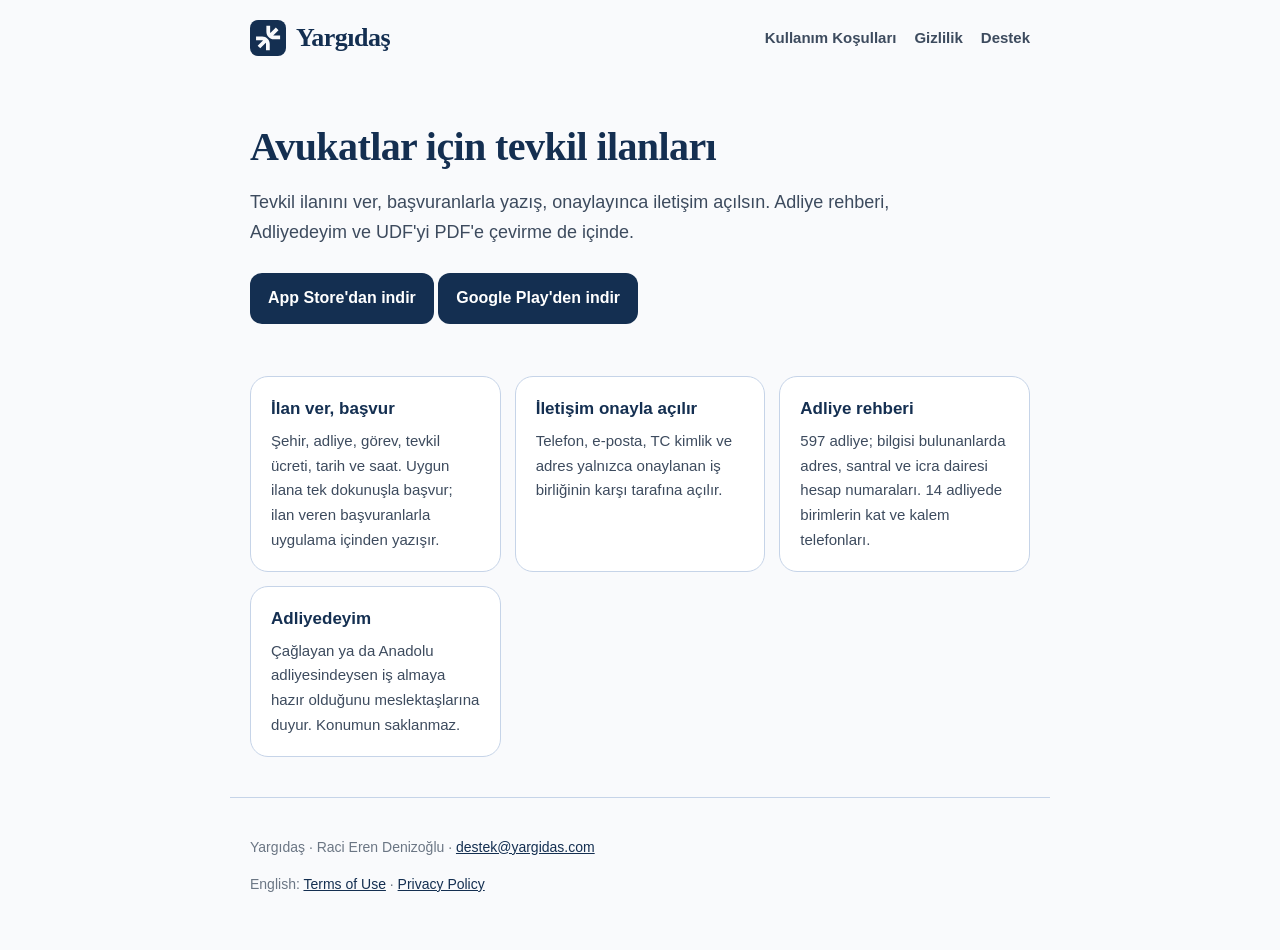
<file: index.html>
<!doctype html>
<html lang="tr">
<head>
<meta charset="utf-8">
<meta name="viewport" content="width=device-width, initial-scale=1">
<title>Yargıdaş · Avukatlar için tevkil ilanları</title>
<meta name="description" content="Yargıdaş, avukatların tevkil ilanı verdiği, ilanlara başvurduğu ve iş birliğini uygulama içinden yürüttüğü bir mobil uygulamadır.">
<link rel="icon" type="image/svg+xml" href="./favicon.svg">
<link rel="stylesheet" href="./site.css">
</head>
<body>
<header class="top">
  <a class="brand" href="./"><svg viewBox="0 0 1024 1024" aria-hidden="true"><rect width="1024" height="1024" rx="230" fill="#142F51"/><path fill="#F9FAFC" d="M347.592 471.648C465.914 471.648 561.832 567.567 561.832 685.889V861.481H455.269V685.889C455.269 673.288 453.104 661.193 449.127 649.954L292.6 806.482L217.248 731.13L368.196 580.181C361.527 578.889 354.639 578.211 347.592 578.211H172V471.648H347.592Z"/><path fill="#F9FAFC" d="M680.408 549.833C562.086 549.833 466.168 453.914 466.168 335.592V160H572.731V335.592C572.731 348.192 574.896 360.288 578.873 371.526L735.4 214.999L810.752 290.35L659.804 441.3C666.473 442.592 673.361 443.269 680.408 443.269H856V549.833H680.408Z"/></svg><span>Yargıdaş</span></a>
  <nav><a href="./kullanim-kosullari/">Kullanım Koşulları</a><a href="./gizlilik/">Gizlilik</a><a href="./destek/">Destek</a></nav>
</header>
<main><section class="hero">
  <h1>Avukatlar için tevkil ilanları</h1>
  <p class="lead">Tevkil ilanını ver, başvuranlarla yazış, onaylayınca iletişim açılsın. Adliye rehberi, Adliyedeyim ve UDF'yi PDF'e çevirme de içinde.</p>
  <p><a class="store" href="https://apps.apple.com/tr/app/id6818918117">App Store'dan indir</a> <a class="store" href="https://play.google.com/store/apps/details?id=com.getmeslektas">Google Play'den indir</a></p>
</section>
<section class="cards">
  <div class="card"><h2>İlan ver, başvur</h2><p>Şehir, adliye, görev, tevkil ücreti, tarih ve saat. Uygun ilana tek dokunuşla başvur; ilan veren başvuranlarla uygulama içinden yazışır.</p></div>
  <div class="card"><h2>İletişim onayla açılır</h2><p>Telefon, e-posta, TC kimlik ve adres yalnızca onaylanan iş birliğinin karşı tarafına açılır.</p></div>
  <div class="card"><h2>Adliye rehberi</h2><p>597 adliye; bilgisi bulunanlarda adres, santral ve icra dairesi hesap numaraları. 14 adliyede birimlerin kat ve kalem telefonları.</p></div>
  <div class="card"><h2>Adliyedeyim</h2><p>Çağlayan ya da Anadolu adliyesindeysen iş almaya hazır olduğunu meslektaşlarına duyur. Konumun saklanmaz.</p></div>
</section></main>
<footer class="foot">
  <p>Yargıdaş · Raci Eren Denizoğlu · <a href="mailto:destek@yargidas.com">destek@yargidas.com</a></p>
  <p>English: <a href="./terms/">Terms of Use</a> · <a href="./privacy/">Privacy Policy</a></p>
</footer>
</body>
</html>
</file>
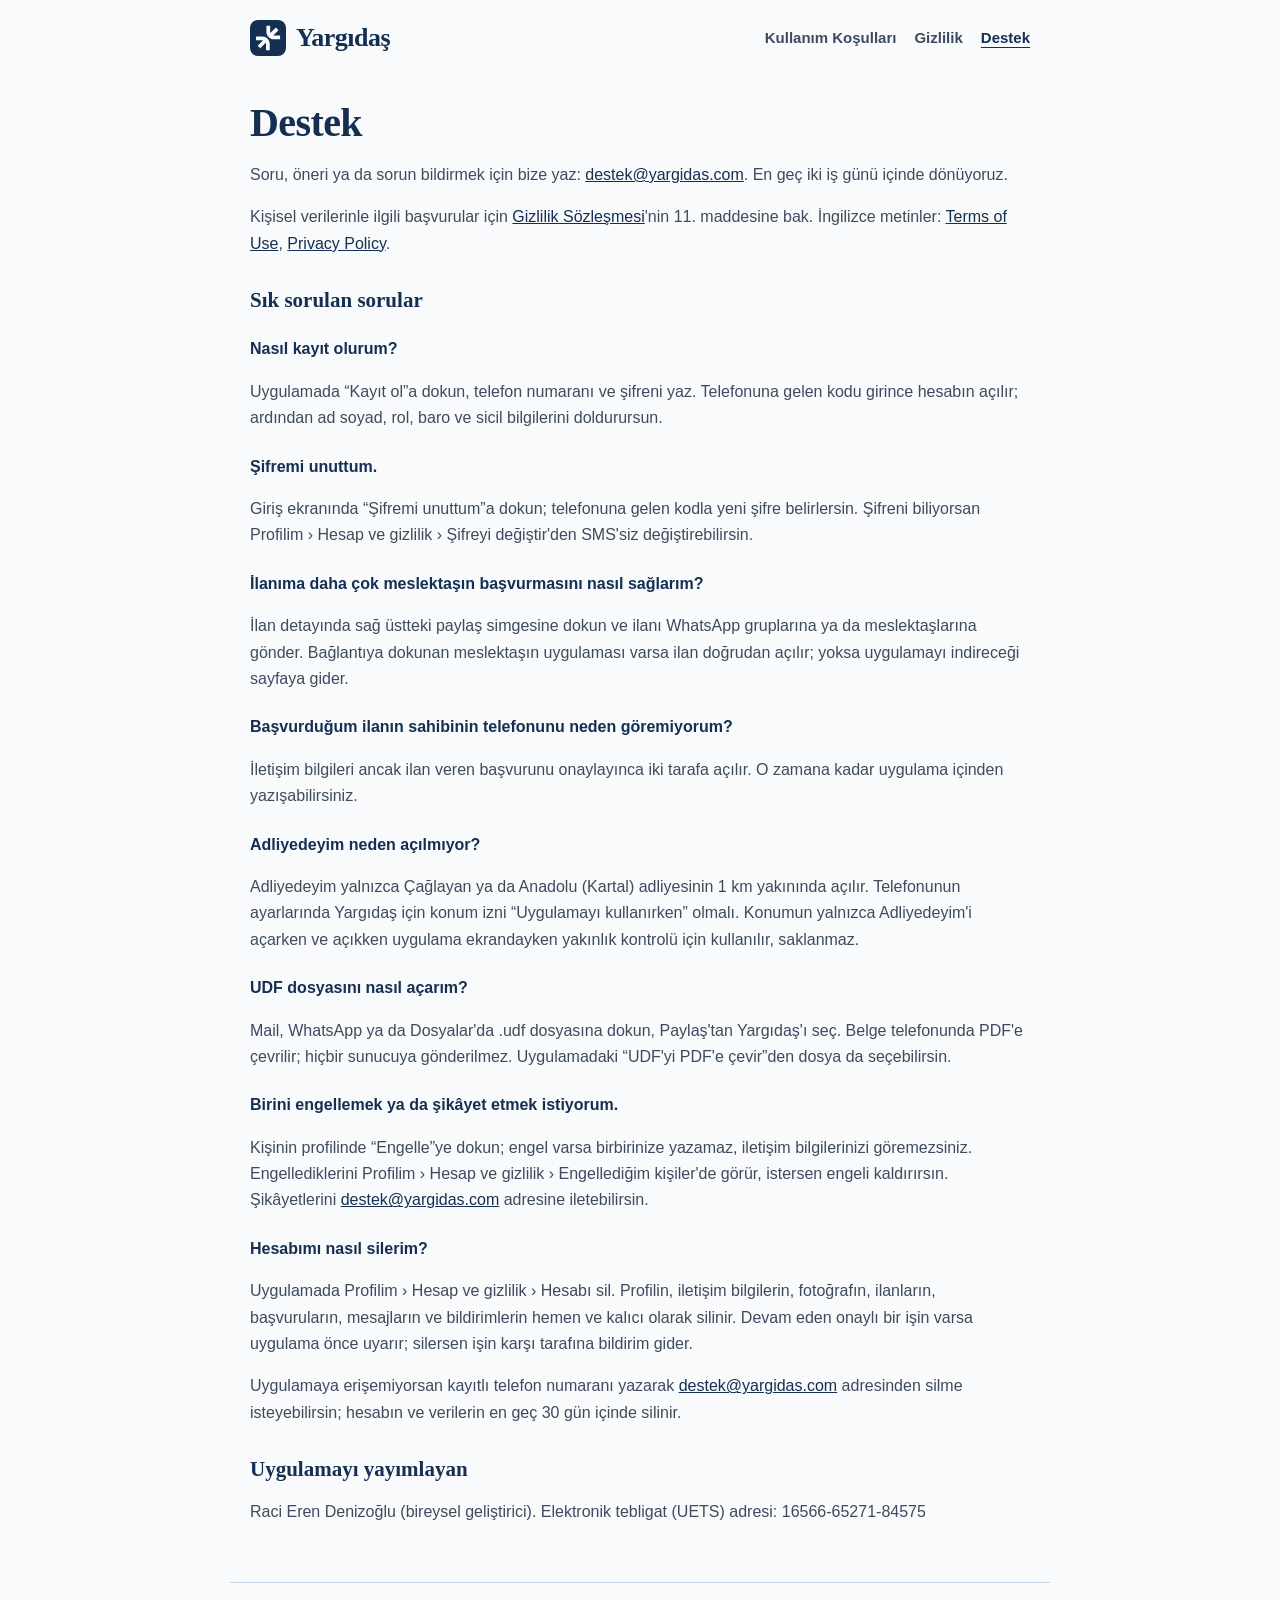
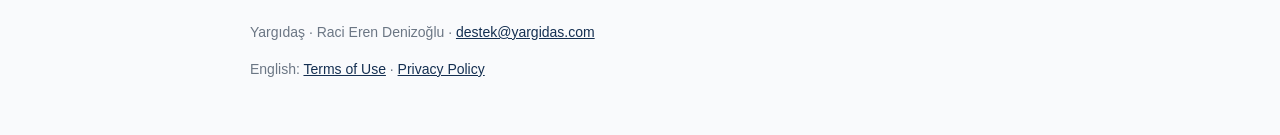
<file: destek/index.html>
<!doctype html>
<html lang="tr">
<head>
<meta charset="utf-8">
<meta name="viewport" content="width=device-width, initial-scale=1">
<title>Destek · Yargıdaş</title>
<meta name="description" content="Yargıdaş destek ve sık sorulan sorular">
<link rel="icon" type="image/svg+xml" href="../favicon.svg">
<link rel="stylesheet" href="../site.css">
</head>
<body>
<header class="top">
  <a class="brand" href="../"><svg viewBox="0 0 1024 1024" aria-hidden="true"><rect width="1024" height="1024" rx="230" fill="#142F51"/><path fill="#F9FAFC" d="M347.592 471.648C465.914 471.648 561.832 567.567 561.832 685.889V861.481H455.269V685.889C455.269 673.288 453.104 661.193 449.127 649.954L292.6 806.482L217.248 731.13L368.196 580.181C361.527 578.889 354.639 578.211 347.592 578.211H172V471.648H347.592Z"/><path fill="#F9FAFC" d="M680.408 549.833C562.086 549.833 466.168 453.914 466.168 335.592V160H572.731V335.592C572.731 348.192 574.896 360.288 578.873 371.526L735.4 214.999L810.752 290.35L659.804 441.3C666.473 442.592 673.361 443.269 680.408 443.269H856V549.833H680.408Z"/></svg><span>Yargıdaş</span></a>
  <nav><a href="../kullanim-kosullari/">Kullanım Koşulları</a><a href="../gizlilik/">Gizlilik</a><a href="../destek/" aria-current="page">Destek</a></nav>
</header>
<main><article class="doc">
<h1>Destek</h1>
<p>Soru, öneri ya da sorun bildirmek için bize yaz: <a href="mailto:destek@yargidas.com">destek@yargidas.com</a>. En geç iki iş günü içinde dönüyoruz.</p>
<p>Kişisel verilerinle ilgili başvurular için <a href="../gizlilik/">Gizlilik Sözleşmesi</a>'nin 11. maddesine bak. İngilizce metinler: <a href="../terms/">Terms of Use</a>, <a href="../privacy/">Privacy Policy</a>.</p>

<h2>Sık sorulan sorular</h2>

<h3>Nasıl kayıt olurum?</h3>
<p>Uygulamada “Kayıt ol”a dokun, telefon numaranı ve şifreni yaz. Telefonuna gelen kodu girince hesabın açılır; ardından ad soyad, rol, baro ve sicil bilgilerini doldurursun.</p>

<h3>Şifremi unuttum.</h3>
<p>Giriş ekranında “Şifremi unuttum”a dokun; telefonuna gelen kodla yeni şifre belirlersin. Şifreni biliyorsan Profilim › Hesap ve gizlilik › Şifreyi değiştir'den SMS'siz değiştirebilirsin.</p>

<h3>İlanıma daha çok meslektaşın başvurmasını nasıl sağlarım?</h3>
<p>İlan detayında sağ üstteki paylaş simgesine dokun ve ilanı WhatsApp gruplarına ya da meslektaşlarına gönder. Bağlantıya dokunan meslektaşın uygulaması varsa ilan doğrudan açılır; yoksa uygulamayı indireceği sayfaya gider.</p>

<h3>Başvurduğum ilanın sahibinin telefonunu neden göremiyorum?</h3>
<p>İletişim bilgileri ancak ilan veren başvurunu onaylayınca iki tarafa açılır. O zamana kadar uygulama içinden yazışabilirsiniz.</p>

<h3>Adliyedeyim neden açılmıyor?</h3>
<p>Adliyedeyim yalnızca Çağlayan ya da Anadolu (Kartal) adliyesinin 1 km yakınında açılır. Telefonunun ayarlarında Yargıdaş için konum izni “Uygulamayı kullanırken” olmalı. Konumun yalnızca Adliyedeyim'i açarken ve açıkken uygulama ekrandayken yakınlık kontrolü için kullanılır, saklanmaz.</p>

<h3>UDF dosyasını nasıl açarım?</h3>
<p>Mail, WhatsApp ya da Dosyalar'da .udf dosyasına dokun, Paylaş'tan Yargıdaş'ı seç. Belge telefonunda PDF'e çevrilir; hiçbir sunucuya gönderilmez. Uygulamadaki “UDF'yi PDF'e çevir”den dosya da seçebilirsin.</p>

<h3>Birini engellemek ya da şikâyet etmek istiyorum.</h3>
<p>Kişinin profilinde “Engelle”ye dokun; engel varsa birbirinize yazamaz, iletişim bilgilerinizi göremezsiniz. Engellediklerini Profilim › Hesap ve gizlilik › Engellediğim kişiler'de görür, istersen engeli kaldırırsın. Şikâyetlerini <a href="mailto:destek@yargidas.com">destek@yargidas.com</a> adresine iletebilirsin.</p>

<h3 id="hesap-silme">Hesabımı nasıl silerim?</h3>
<p>Uygulamada Profilim › Hesap ve gizlilik › Hesabı sil. Profilin, iletişim bilgilerin, fotoğrafın, ilanların, başvuruların, mesajların ve bildirimlerin hemen ve kalıcı olarak silinir. Devam eden onaylı bir işin varsa uygulama önce uyarır; silersen işin karşı tarafına bildirim gider.</p>
<p>Uygulamaya erişemiyorsan kayıtlı telefon numaranı yazarak <a href="mailto:destek@yargidas.com">destek@yargidas.com</a> adresinden silme isteyebilirsin; hesabın ve verilerin en geç 30 gün içinde silinir.</p>

<h2>Uygulamayı yayımlayan</h2>
<p>Raci Eren Denizoğlu (bireysel geliştirici). Elektronik tebligat (UETS) adresi: 16566-65271-84575</p>
</article></main>
<footer class="foot">
  <p>Yargıdaş · Raci Eren Denizoğlu · <a href="mailto:destek@yargidas.com">destek@yargidas.com</a></p>
  <p>English: <a href="../terms/">Terms of Use</a> · <a href="../privacy/">Privacy Policy</a></p>
</footer>
</body>
</html>
</file>
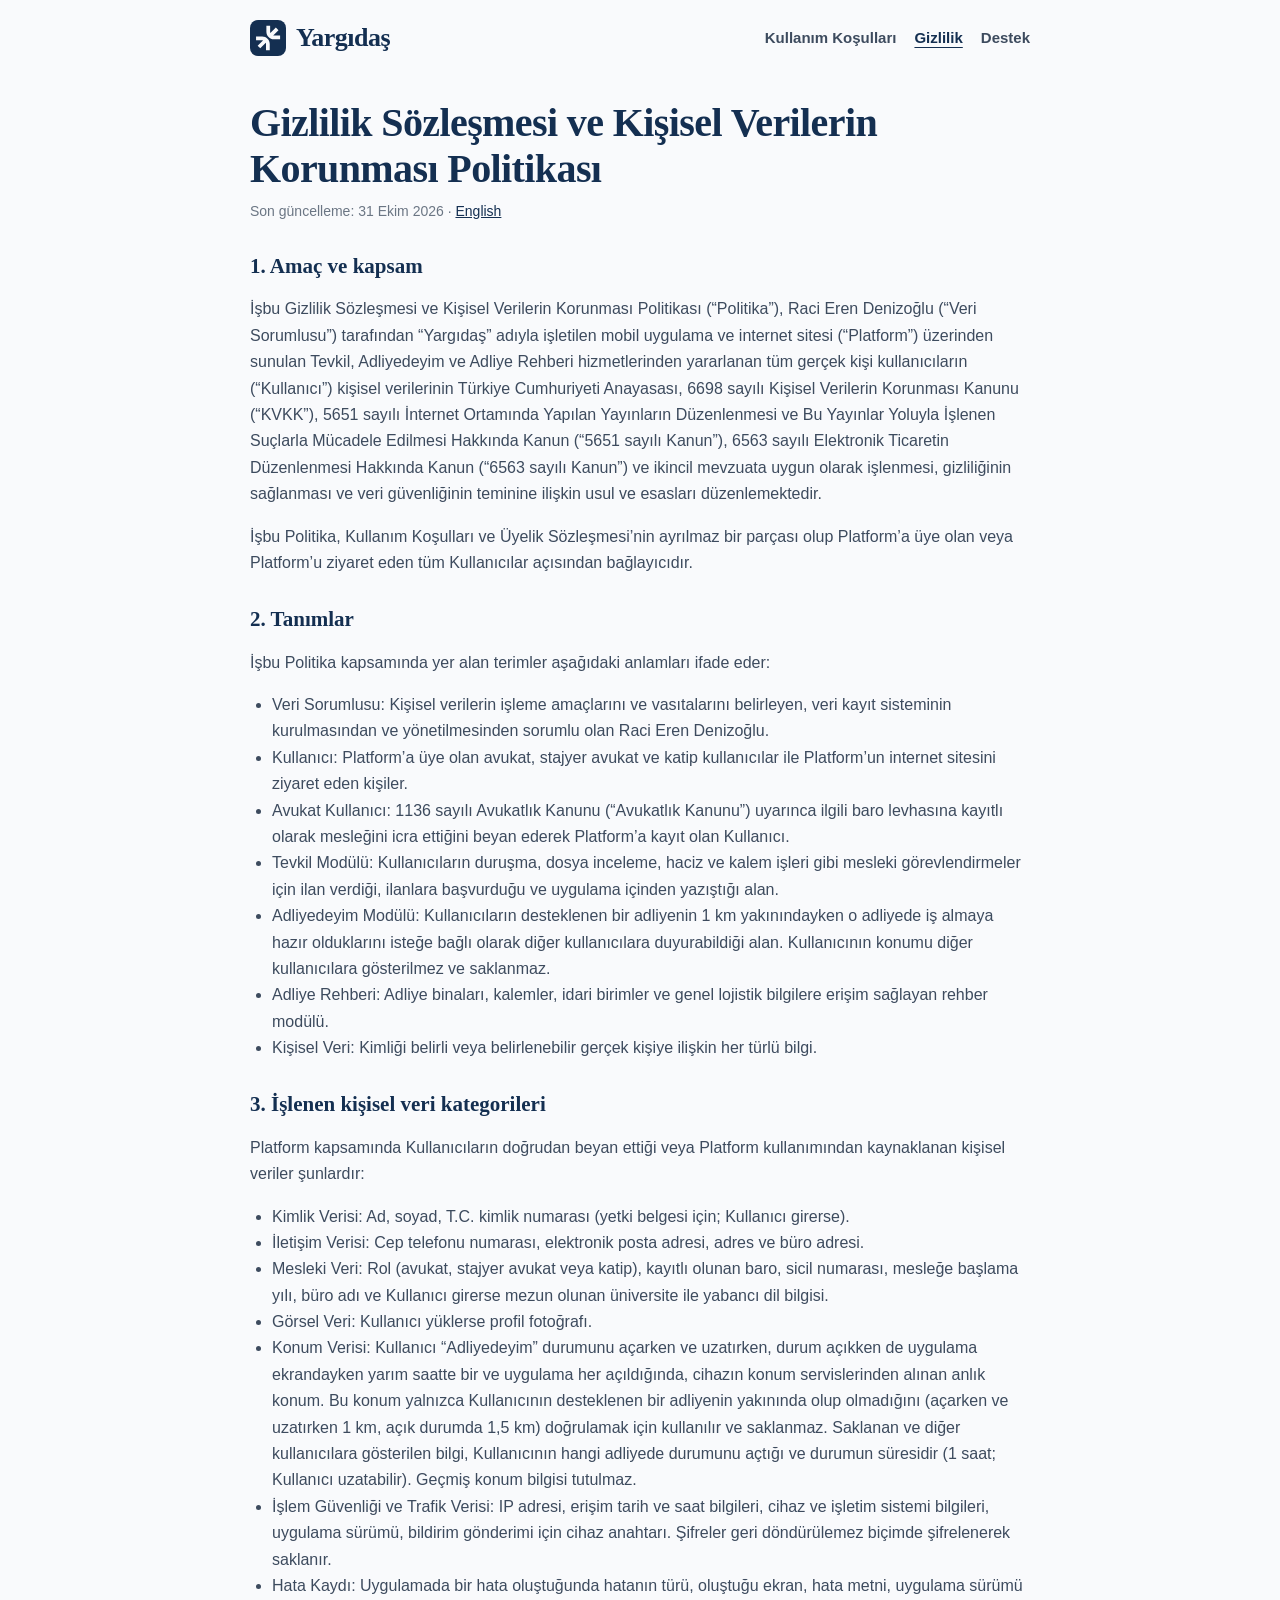
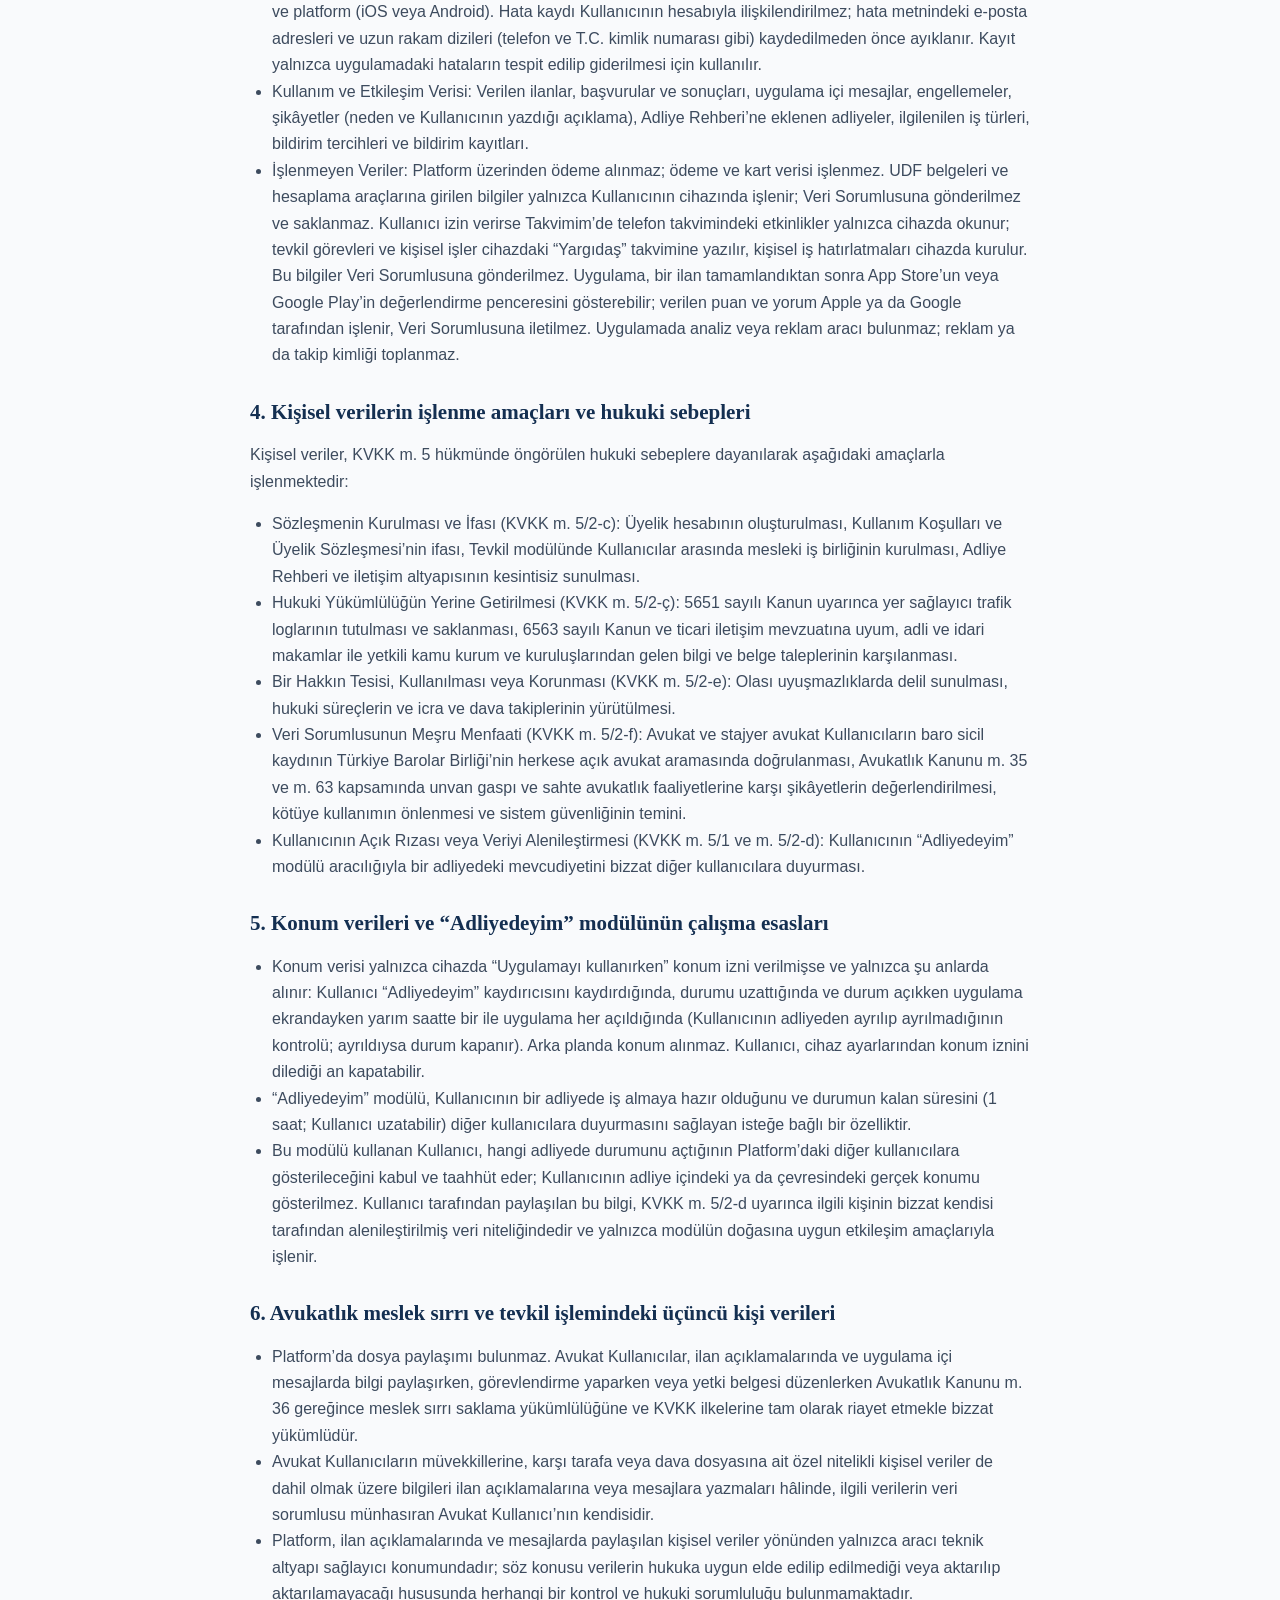
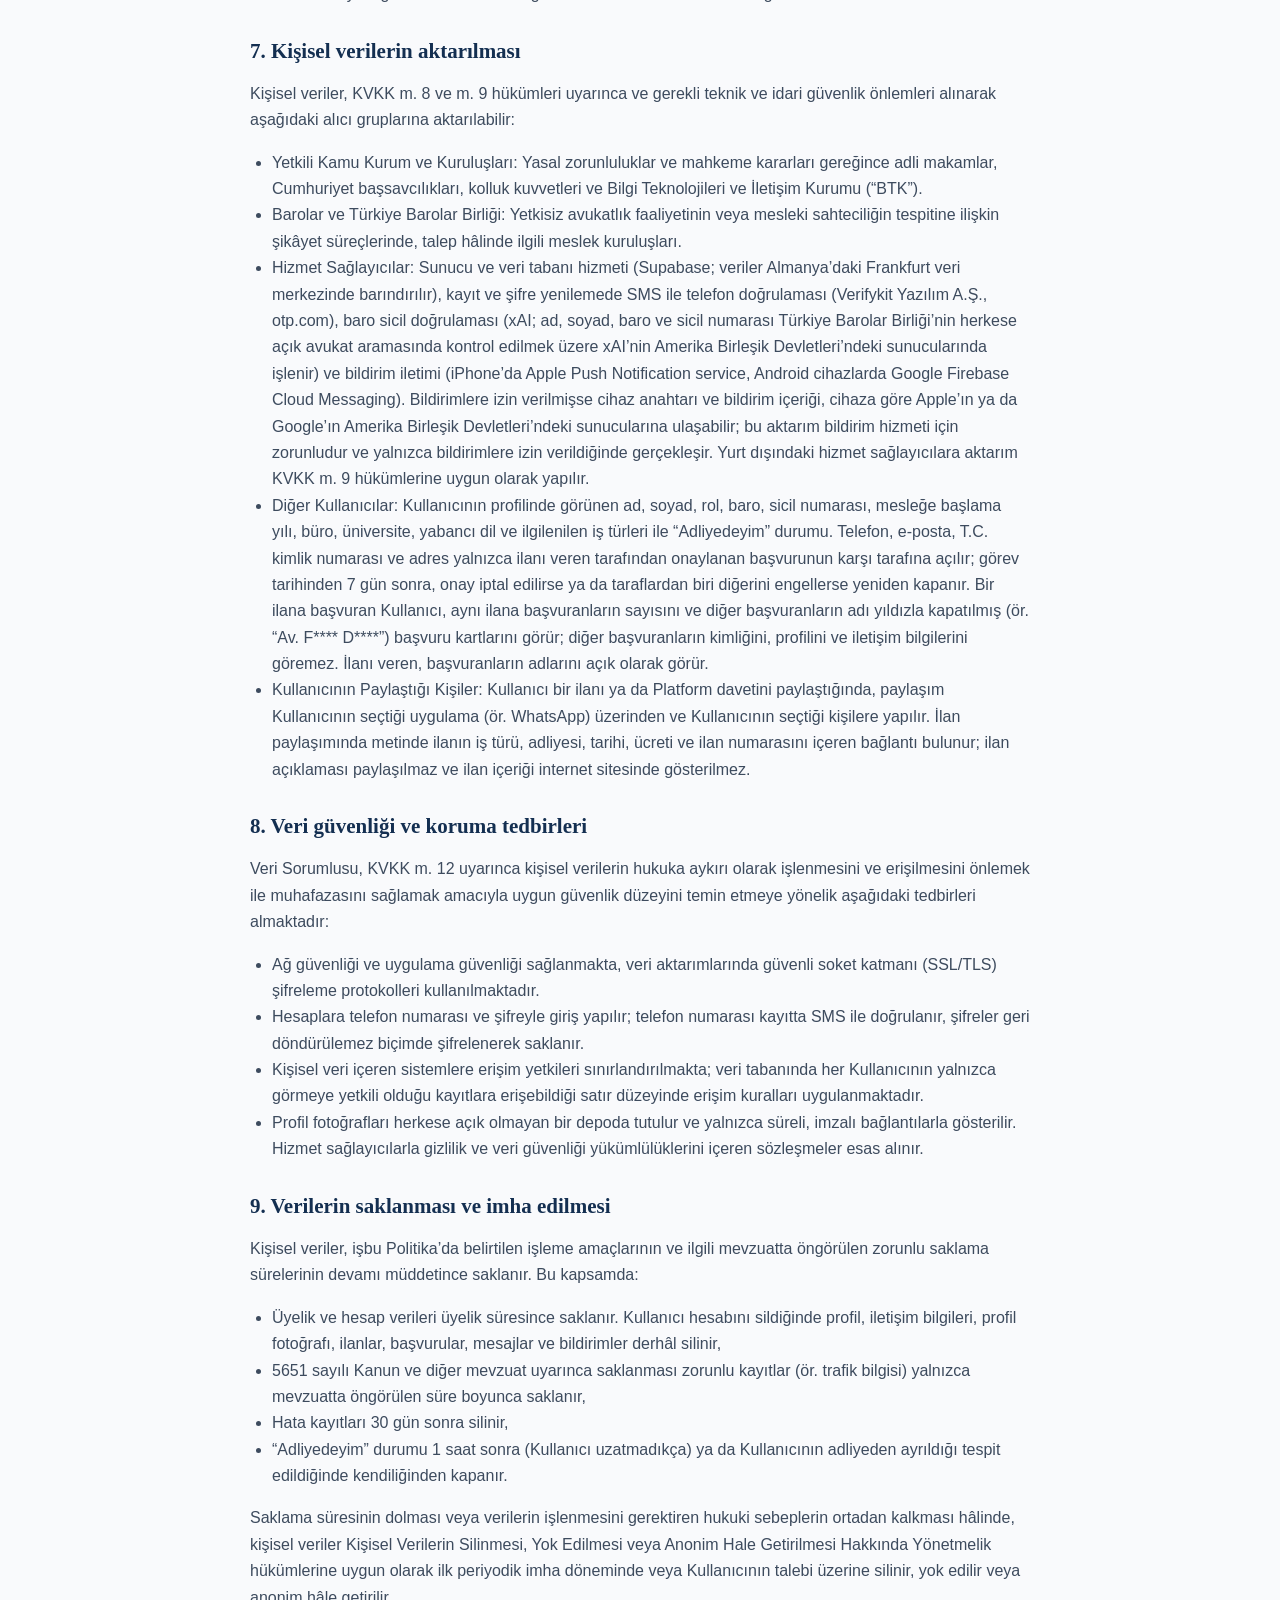
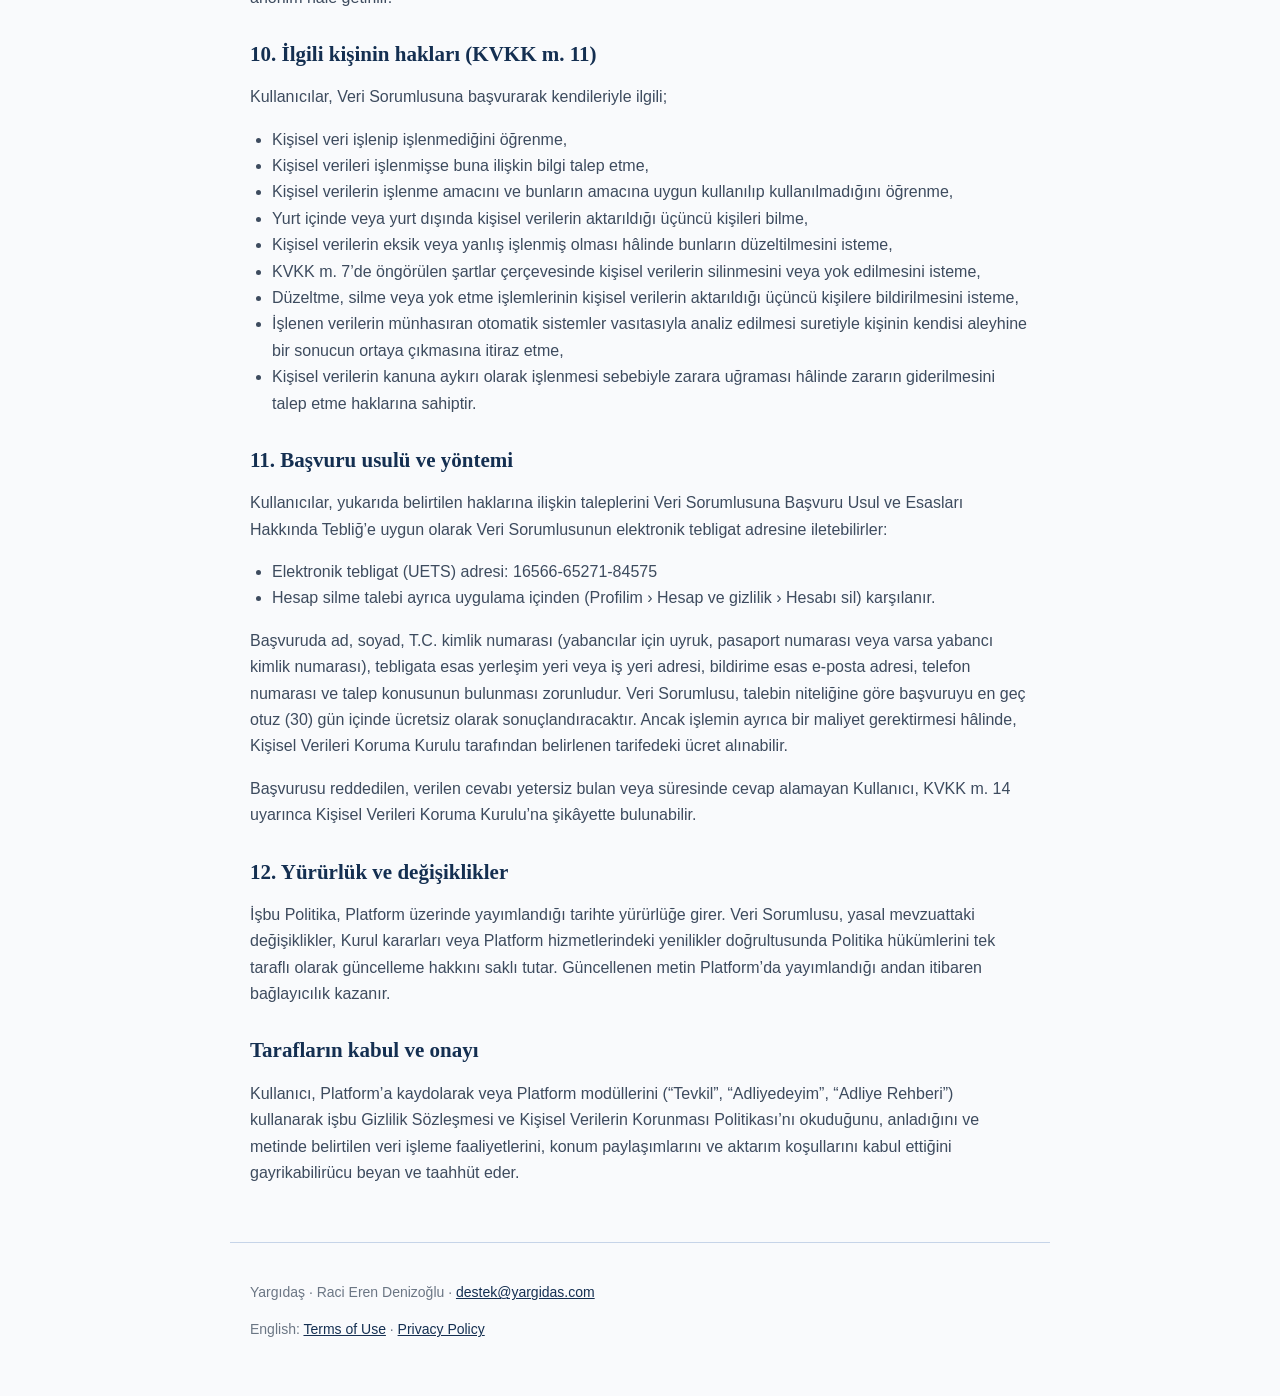
<file: gizlilik/index.html>
<!doctype html>
<html lang="tr">
<head>
<meta charset="utf-8">
<meta name="viewport" content="width=device-width, initial-scale=1">
<title>Gizlilik Sözleşmesi · Yargıdaş</title>
<meta name="description" content="Yargıdaş Gizlilik Sözleşmesi ve Kişisel Verilerin Korunması Politikası">
<link rel="icon" type="image/svg+xml" href="../favicon.svg">
<link rel="stylesheet" href="../site.css">
</head>
<body>
<header class="top">
  <a class="brand" href="../"><svg viewBox="0 0 1024 1024" aria-hidden="true"><rect width="1024" height="1024" rx="230" fill="#142F51"/><path fill="#F9FAFC" d="M347.592 471.648C465.914 471.648 561.832 567.567 561.832 685.889V861.481H455.269V685.889C455.269 673.288 453.104 661.193 449.127 649.954L292.6 806.482L217.248 731.13L368.196 580.181C361.527 578.889 354.639 578.211 347.592 578.211H172V471.648H347.592Z"/><path fill="#F9FAFC" d="M680.408 549.833C562.086 549.833 466.168 453.914 466.168 335.592V160H572.731V335.592C572.731 348.192 574.896 360.288 578.873 371.526L735.4 214.999L810.752 290.35L659.804 441.3C666.473 442.592 673.361 443.269 680.408 443.269H856V549.833H680.408Z"/></svg><span>Yargıdaş</span></a>
  <nav><a href="../kullanim-kosullari/">Kullanım Koşulları</a><a href="../gizlilik/" aria-current="page">Gizlilik</a><a href="../destek/">Destek</a></nav>
</header>
<main><article class="doc">
<h1>Gizlilik Sözleşmesi ve Kişisel Verilerin Korunması Politikası</h1>
<p class="meta">Son güncelleme: 31 Ekim 2026 · <a href="../privacy/" lang="en">English</a></p>
<section><h2>1. Amaç ve kapsam</h2>
<p>İşbu Gizlilik Sözleşmesi ve Kişisel Verilerin Korunması Politikası (“Politika”), Raci Eren Denizoğlu (“Veri Sorumlusu”) tarafından “Yargıdaş” adıyla işletilen mobil uygulama ve internet sitesi (“Platform”) üzerinden sunulan Tevkil, Adliyedeyim ve Adliye Rehberi hizmetlerinden yararlanan tüm gerçek kişi kullanıcıların (“Kullanıcı”) kişisel verilerinin Türkiye Cumhuriyeti Anayasası, 6698 sayılı Kişisel Verilerin Korunması Kanunu (“KVKK”), 5651 sayılı İnternet Ortamında Yapılan Yayınların Düzenlenmesi ve Bu Yayınlar Yoluyla İşlenen Suçlarla Mücadele Edilmesi Hakkında Kanun (“5651 sayılı Kanun”), 6563 sayılı Elektronik Ticaretin Düzenlenmesi Hakkında Kanun (“6563 sayılı Kanun”) ve ikincil mevzuata uygun olarak işlenmesi, gizliliğinin sağlanması ve veri güvenliğinin teminine ilişkin usul ve esasları düzenlemektedir.</p>
<p>İşbu Politika, Kullanım Koşulları ve Üyelik Sözleşmesi’nin ayrılmaz bir parçası olup Platform’a üye olan veya Platform’u ziyaret eden tüm Kullanıcılar açısından bağlayıcıdır.</p></section>
<section><h2>2. Tanımlar</h2>
<p>İşbu Politika kapsamında yer alan terimler aşağıdaki anlamları ifade eder:</p>
<ul><li>Veri Sorumlusu: Kişisel verilerin işleme amaçlarını ve vasıtalarını belirleyen, veri kayıt sisteminin kurulmasından ve yönetilmesinden sorumlu olan Raci Eren Denizoğlu.</li><li>Kullanıcı: Platform’a üye olan avukat, stajyer avukat ve katip kullanıcılar ile Platform’un internet sitesini ziyaret eden kişiler.</li><li>Avukat Kullanıcı: 1136 sayılı Avukatlık Kanunu (“Avukatlık Kanunu”) uyarınca ilgili baro levhasına kayıtlı olarak mesleğini icra ettiğini beyan ederek Platform’a kayıt olan Kullanıcı.</li><li>Tevkil Modülü: Kullanıcıların duruşma, dosya inceleme, haciz ve kalem işleri gibi mesleki görevlendirmeler için ilan verdiği, ilanlara başvurduğu ve uygulama içinden yazıştığı alan.</li><li>Adliyedeyim Modülü: Kullanıcıların desteklenen bir adliyenin 1 km yakınındayken o adliyede iş almaya hazır olduklarını isteğe bağlı olarak diğer kullanıcılara duyurabildiği alan. Kullanıcının konumu diğer kullanıcılara gösterilmez ve saklanmaz.</li><li>Adliye Rehberi: Adliye binaları, kalemler, idari birimler ve genel lojistik bilgilere erişim sağlayan rehber modülü.</li><li>Kişisel Veri: Kimliği belirli veya belirlenebilir gerçek kişiye ilişkin her türlü bilgi.</li></ul></section>
<section><h2>3. İşlenen kişisel veri kategorileri</h2>
<p>Platform kapsamında Kullanıcıların doğrudan beyan ettiği veya Platform kullanımından kaynaklanan kişisel veriler şunlardır:</p>
<ul><li>Kimlik Verisi: Ad, soyad, T.C. kimlik numarası (yetki belgesi için; Kullanıcı girerse).</li><li>İletişim Verisi: Cep telefonu numarası, elektronik posta adresi, adres ve büro adresi.</li><li>Mesleki Veri: Rol (avukat, stajyer avukat veya katip), kayıtlı olunan baro, sicil numarası, mesleğe başlama yılı, büro adı ve Kullanıcı girerse mezun olunan üniversite ile yabancı dil bilgisi.</li><li>Görsel Veri: Kullanıcı yüklerse profil fotoğrafı.</li><li>Konum Verisi: Kullanıcı “Adliyedeyim” durumunu açarken ve uzatırken, durum açıkken de uygulama ekrandayken yarım saatte bir ve uygulama her açıldığında, cihazın konum servislerinden alınan anlık konum. Bu konum yalnızca Kullanıcının desteklenen bir adliyenin yakınında olup olmadığını (açarken ve uzatırken 1 km, açık durumda 1,5 km) doğrulamak için kullanılır ve saklanmaz. Saklanan ve diğer kullanıcılara gösterilen bilgi, Kullanıcının hangi adliyede durumunu açtığı ve durumun süresidir (1 saat; Kullanıcı uzatabilir). Geçmiş konum bilgisi tutulmaz.</li><li>İşlem Güvenliği ve Trafik Verisi: IP adresi, erişim tarih ve saat bilgileri, cihaz ve işletim sistemi bilgileri, uygulama sürümü, bildirim gönderimi için cihaz anahtarı. Şifreler geri döndürülemez biçimde şifrelenerek saklanır.</li><li>Hata Kaydı: Uygulamada bir hata oluştuğunda hatanın türü, oluştuğu ekran, hata metni, uygulama sürümü ve platform (iOS veya Android). Hata kaydı Kullanıcının hesabıyla ilişkilendirilmez; hata metnindeki e-posta adresleri ve uzun rakam dizileri (telefon ve T.C. kimlik numarası gibi) kaydedilmeden önce ayıklanır. Kayıt yalnızca uygulamadaki hataların tespit edilip giderilmesi için kullanılır.</li><li>Kullanım ve Etkileşim Verisi: Verilen ilanlar, başvurular ve sonuçları, uygulama içi mesajlar, engellemeler, şikâyetler (neden ve Kullanıcının yazdığı açıklama), Adliye Rehberi’ne eklenen adliyeler, ilgilenilen iş türleri, bildirim tercihleri ve bildirim kayıtları.</li><li>İşlenmeyen Veriler: Platform üzerinden ödeme alınmaz; ödeme ve kart verisi işlenmez. UDF belgeleri ve hesaplama araçlarına girilen bilgiler yalnızca Kullanıcının cihazında işlenir; Veri Sorumlusuna gönderilmez ve saklanmaz. Kullanıcı izin verirse Takvimim’de telefon takvimindeki etkinlikler yalnızca cihazda okunur; tevkil görevleri ve kişisel işler cihazdaki “Yargıdaş” takvimine yazılır, kişisel iş hatırlatmaları cihazda kurulur. Bu bilgiler Veri Sorumlusuna gönderilmez. Uygulama, bir ilan tamamlandıktan sonra App Store’un veya Google Play’in değerlendirme penceresini gösterebilir; verilen puan ve yorum Apple ya da Google tarafından işlenir, Veri Sorumlusuna iletilmez. Uygulamada analiz veya reklam aracı bulunmaz; reklam ya da takip kimliği toplanmaz.</li></ul></section>
<section><h2>4. Kişisel verilerin işlenme amaçları ve hukuki sebepleri</h2>
<p>Kişisel veriler, KVKK m. 5 hükmünde öngörülen hukuki sebeplere dayanılarak aşağıdaki amaçlarla işlenmektedir:</p>
<ul><li>Sözleşmenin Kurulması ve İfası (KVKK m. 5/2-c): Üyelik hesabının oluşturulması, Kullanım Koşulları ve Üyelik Sözleşmesi’nin ifası, Tevkil modülünde Kullanıcılar arasında mesleki iş birliğinin kurulması, Adliye Rehberi ve iletişim altyapısının kesintisiz sunulması.</li><li>Hukuki Yükümlülüğün Yerine Getirilmesi (KVKK m. 5/2-ç): 5651 sayılı Kanun uyarınca yer sağlayıcı trafik loglarının tutulması ve saklanması, 6563 sayılı Kanun ve ticari iletişim mevzuatına uyum, adli ve idari makamlar ile yetkili kamu kurum ve kuruluşlarından gelen bilgi ve belge taleplerinin karşılanması.</li><li>Bir Hakkın Tesisi, Kullanılması veya Korunması (KVKK m. 5/2-e): Olası uyuşmazlıklarda delil sunulması, hukuki süreçlerin ve icra ve dava takiplerinin yürütülmesi.</li><li>Veri Sorumlusunun Meşru Menfaati (KVKK m. 5/2-f): Avukat ve stajyer avukat Kullanıcıların baro sicil kaydının Türkiye Barolar Birliği’nin herkese açık avukat aramasında doğrulanması, Avukatlık Kanunu m. 35 ve m. 63 kapsamında unvan gaspı ve sahte avukatlık faaliyetlerine karşı şikâyetlerin değerlendirilmesi, kötüye kullanımın önlenmesi ve sistem güvenliğinin temini.</li><li>Kullanıcının Açık Rızası veya Veriyi Alenileştirmesi (KVKK m. 5/1 ve m. 5/2-d): Kullanıcının “Adliyedeyim” modülü aracılığıyla bir adliyedeki mevcudiyetini bizzat diğer kullanıcılara duyurması.</li></ul></section>
<section><h2>5. Konum verileri ve “Adliyedeyim” modülünün çalışma esasları</h2>
<ul><li>Konum verisi yalnızca cihazda “Uygulamayı kullanırken” konum izni verilmişse ve yalnızca şu anlarda alınır: Kullanıcı “Adliyedeyim” kaydırıcısını kaydırdığında, durumu uzattığında ve durum açıkken uygulama ekrandayken yarım saatte bir ile uygulama her açıldığında (Kullanıcının adliyeden ayrılıp ayrılmadığının kontrolü; ayrıldıysa durum kapanır). Arka planda konum alınmaz. Kullanıcı, cihaz ayarlarından konum iznini dilediği an kapatabilir.</li><li>“Adliyedeyim” modülü, Kullanıcının bir adliyede iş almaya hazır olduğunu ve durumun kalan süresini (1 saat; Kullanıcı uzatabilir) diğer kullanıcılara duyurmasını sağlayan isteğe bağlı bir özelliktir.</li><li>Bu modülü kullanan Kullanıcı, hangi adliyede durumunu açtığının Platform’daki diğer kullanıcılara gösterileceğini kabul ve taahhüt eder; Kullanıcının adliye içindeki ya da çevresindeki gerçek konumu gösterilmez. Kullanıcı tarafından paylaşılan bu bilgi, KVKK m. 5/2-d uyarınca ilgili kişinin bizzat kendisi tarafından alenileştirilmiş veri niteliğindedir ve yalnızca modülün doğasına uygun etkileşim amaçlarıyla işlenir.</li></ul></section>
<section><h2>6. Avukatlık meslek sırrı ve tevkil işlemindeki üçüncü kişi verileri</h2>
<ul><li>Platform’da dosya paylaşımı bulunmaz. Avukat Kullanıcılar, ilan açıklamalarında ve uygulama içi mesajlarda bilgi paylaşırken, görevlendirme yaparken veya yetki belgesi düzenlerken Avukatlık Kanunu m. 36 gereğince meslek sırrı saklama yükümlülüğüne ve KVKK ilkelerine tam olarak riayet etmekle bizzat yükümlüdür.</li><li>Avukat Kullanıcıların müvekkillerine, karşı tarafa veya dava dosyasına ait özel nitelikli kişisel veriler de dahil olmak üzere bilgileri ilan açıklamalarına veya mesajlara yazmaları hâlinde, ilgili verilerin veri sorumlusu münhasıran Avukat Kullanıcı’nın kendisidir.</li><li>Platform, ilan açıklamalarında ve mesajlarda paylaşılan kişisel veriler yönünden yalnızca aracı teknik altyapı sağlayıcı konumundadır; söz konusu verilerin hukuka uygun elde edilip edilmediği veya aktarılıp aktarılamayacağı hususunda herhangi bir kontrol ve hukuki sorumluluğu bulunmamaktadır.</li></ul></section>
<section><h2>7. Kişisel verilerin aktarılması</h2>
<p>Kişisel veriler, KVKK m. 8 ve m. 9 hükümleri uyarınca ve gerekli teknik ve idari güvenlik önlemleri alınarak aşağıdaki alıcı gruplarına aktarılabilir:</p>
<ul><li>Yetkili Kamu Kurum ve Kuruluşları: Yasal zorunluluklar ve mahkeme kararları gereğince adli makamlar, Cumhuriyet başsavcılıkları, kolluk kuvvetleri ve Bilgi Teknolojileri ve İletişim Kurumu (“BTK”).</li><li>Barolar ve Türkiye Barolar Birliği: Yetkisiz avukatlık faaliyetinin veya mesleki sahteciliğin tespitine ilişkin şikâyet süreçlerinde, talep hâlinde ilgili meslek kuruluşları.</li><li>Hizmet Sağlayıcılar: Sunucu ve veri tabanı hizmeti (Supabase; veriler Almanya’daki Frankfurt veri merkezinde barındırılır), kayıt ve şifre yenilemede SMS ile telefon doğrulaması (Verifykit Yazılım A.Ş., otp.com), baro sicil doğrulaması (xAI; ad, soyad, baro ve sicil numarası Türkiye Barolar Birliği’nin herkese açık avukat aramasında kontrol edilmek üzere xAI’nin Amerika Birleşik Devletleri’ndeki sunucularında işlenir) ve bildirim iletimi (iPhone’da Apple Push Notification service, Android cihazlarda Google Firebase Cloud Messaging). Bildirimlere izin verilmişse cihaz anahtarı ve bildirim içeriği, cihaza göre Apple’ın ya da Google’ın Amerika Birleşik Devletleri’ndeki sunucularına ulaşabilir; bu aktarım bildirim hizmeti için zorunludur ve yalnızca bildirimlere izin verildiğinde gerçekleşir. Yurt dışındaki hizmet sağlayıcılara aktarım KVKK m. 9 hükümlerine uygun olarak yapılır.</li><li>Diğer Kullanıcılar: Kullanıcının profilinde görünen ad, soyad, rol, baro, sicil numarası, mesleğe başlama yılı, büro, üniversite, yabancı dil ve ilgilenilen iş türleri ile “Adliyedeyim” durumu. Telefon, e-posta, T.C. kimlik numarası ve adres yalnızca ilanı veren tarafından onaylanan başvurunun karşı tarafına açılır; görev tarihinden 7 gün sonra, onay iptal edilirse ya da taraflardan biri diğerini engellerse yeniden kapanır. Bir ilana başvuran Kullanıcı, aynı ilana başvuranların sayısını ve diğer başvuranların adı yıldızla kapatılmış (ör. “Av. F**** D****”) başvuru kartlarını görür; diğer başvuranların kimliğini, profilini ve iletişim bilgilerini göremez. İlanı veren, başvuranların adlarını açık olarak görür.</li><li>Kullanıcının Paylaştığı Kişiler: Kullanıcı bir ilanı ya da Platform davetini paylaştığında, paylaşım Kullanıcının seçtiği uygulama (ör. WhatsApp) üzerinden ve Kullanıcının seçtiği kişilere yapılır. İlan paylaşımında metinde ilanın iş türü, adliyesi, tarihi, ücreti ve ilan numarasını içeren bağlantı bulunur; ilan açıklaması paylaşılmaz ve ilan içeriği internet sitesinde gösterilmez.</li></ul></section>
<section><h2>8. Veri güvenliği ve koruma tedbirleri</h2>
<p>Veri Sorumlusu, KVKK m. 12 uyarınca kişisel verilerin hukuka aykırı olarak işlenmesini ve erişilmesini önlemek ile muhafazasını sağlamak amacıyla uygun güvenlik düzeyini temin etmeye yönelik aşağıdaki tedbirleri almaktadır:</p>
<ul><li>Ağ güvenliği ve uygulama güvenliği sağlanmakta, veri aktarımlarında güvenli soket katmanı (SSL/TLS) şifreleme protokolleri kullanılmaktadır.</li><li>Hesaplara telefon numarası ve şifreyle giriş yapılır; telefon numarası kayıtta SMS ile doğrulanır, şifreler geri döndürülemez biçimde şifrelenerek saklanır.</li><li>Kişisel veri içeren sistemlere erişim yetkileri sınırlandırılmakta; veri tabanında her Kullanıcının yalnızca görmeye yetkili olduğu kayıtlara erişebildiği satır düzeyinde erişim kuralları uygulanmaktadır.</li><li>Profil fotoğrafları herkese açık olmayan bir depoda tutulur ve yalnızca süreli, imzalı bağlantılarla gösterilir. Hizmet sağlayıcılarla gizlilik ve veri güvenliği yükümlülüklerini içeren sözleşmeler esas alınır.</li></ul></section>
<section><h2>9. Verilerin saklanması ve imha edilmesi</h2>
<p>Kişisel veriler, işbu Politika’da belirtilen işleme amaçlarının ve ilgili mevzuatta öngörülen zorunlu saklama sürelerinin devamı müddetince saklanır. Bu kapsamda:</p>
<ul><li>Üyelik ve hesap verileri üyelik süresince saklanır. Kullanıcı hesabını sildiğinde profil, iletişim bilgileri, profil fotoğrafı, ilanlar, başvurular, mesajlar ve bildirimler derhâl silinir,</li><li>5651 sayılı Kanun ve diğer mevzuat uyarınca saklanması zorunlu kayıtlar (ör. trafik bilgisi) yalnızca mevzuatta öngörülen süre boyunca saklanır,</li><li>Hata kayıtları 30 gün sonra silinir,</li><li>“Adliyedeyim” durumu 1 saat sonra (Kullanıcı uzatmadıkça) ya da Kullanıcının adliyeden ayrıldığı tespit edildiğinde kendiliğinden kapanır.</li></ul>
<p>Saklama süresinin dolması veya verilerin işlenmesini gerektiren hukuki sebeplerin ortadan kalkması hâlinde, kişisel veriler Kişisel Verilerin Silinmesi, Yok Edilmesi veya Anonim Hale Getirilmesi Hakkında Yönetmelik hükümlerine uygun olarak ilk periyodik imha döneminde veya Kullanıcının talebi üzerine silinir, yok edilir veya anonim hâle getirilir.</p></section>
<section><h2>10. İlgili kişinin hakları (KVKK m. 11)</h2>
<p>Kullanıcılar, Veri Sorumlusuna başvurarak kendileriyle ilgili;</p>
<ul><li>Kişisel veri işlenip işlenmediğini öğrenme,</li><li>Kişisel verileri işlenmişse buna ilişkin bilgi talep etme,</li><li>Kişisel verilerin işlenme amacını ve bunların amacına uygun kullanılıp kullanılmadığını öğrenme,</li><li>Yurt içinde veya yurt dışında kişisel verilerin aktarıldığı üçüncü kişileri bilme,</li><li>Kişisel verilerin eksik veya yanlış işlenmiş olması hâlinde bunların düzeltilmesini isteme,</li><li>KVKK m. 7’de öngörülen şartlar çerçevesinde kişisel verilerin silinmesini veya yok edilmesini isteme,</li><li>Düzeltme, silme veya yok etme işlemlerinin kişisel verilerin aktarıldığı üçüncü kişilere bildirilmesini isteme,</li><li>İşlenen verilerin münhasıran otomatik sistemler vasıtasıyla analiz edilmesi suretiyle kişinin kendisi aleyhine bir sonucun ortaya çıkmasına itiraz etme,</li><li>Kişisel verilerin kanuna aykırı olarak işlenmesi sebebiyle zarara uğraması hâlinde zararın giderilmesini talep etme haklarına sahiptir.</li></ul></section>
<section><h2>11. Başvuru usulü ve yöntemi</h2>
<p>Kullanıcılar, yukarıda belirtilen haklarına ilişkin taleplerini Veri Sorumlusuna Başvuru Usul ve Esasları Hakkında Tebliğ’e uygun olarak Veri Sorumlusunun elektronik tebligat adresine iletebilirler:</p>
<ul><li>Elektronik tebligat (UETS) adresi: 16566-65271-84575</li><li>Hesap silme talebi ayrıca uygulama içinden (Profilim › Hesap ve gizlilik › Hesabı sil) karşılanır.</li></ul>
<p>Başvuruda ad, soyad, T.C. kimlik numarası (yabancılar için uyruk, pasaport numarası veya varsa yabancı kimlik numarası), tebligata esas yerleşim yeri veya iş yeri adresi, bildirime esas e-posta adresi, telefon numarası ve talep konusunun bulunması zorunludur. Veri Sorumlusu, talebin niteliğine göre başvuruyu en geç otuz (30) gün içinde ücretsiz olarak sonuçlandıracaktır. Ancak işlemin ayrıca bir maliyet gerektirmesi hâlinde, Kişisel Verileri Koruma Kurulu tarafından belirlenen tarifedeki ücret alınabilir.</p>
<p>Başvurusu reddedilen, verilen cevabı yetersiz bulan veya süresinde cevap alamayan Kullanıcı, KVKK m. 14 uyarınca Kişisel Verileri Koruma Kurulu’na şikâyette bulunabilir.</p></section>
<section><h2>12. Yürürlük ve değişiklikler</h2>
<p>İşbu Politika, Platform üzerinde yayımlandığı tarihte yürürlüğe girer. Veri Sorumlusu, yasal mevzuattaki değişiklikler, Kurul kararları veya Platform hizmetlerindeki yenilikler doğrultusunda Politika hükümlerini tek taraflı olarak güncelleme hakkını saklı tutar. Güncellenen metin Platform’da yayımlandığı andan itibaren bağlayıcılık kazanır.</p></section>
<section><h2>Tarafların kabul ve onayı</h2>
<p>Kullanıcı, Platform’a kaydolarak veya Platform modüllerini (“Tevkil”, “Adliyedeyim”, “Adliye Rehberi”) kullanarak işbu Gizlilik Sözleşmesi ve Kişisel Verilerin Korunması Politikası’nı okuduğunu, anladığını ve metinde belirtilen veri işleme faaliyetlerini, konum paylaşımlarını ve aktarım koşullarını kabul ettiğini gayrikabilirücu beyan ve taahhüt eder.</p></section>
</article></main>
<footer class="foot">
  <p>Yargıdaş · Raci Eren Denizoğlu · <a href="mailto:destek@yargidas.com">destek@yargidas.com</a></p>
  <p>English: <a href="../terms/">Terms of Use</a> · <a href="../privacy/">Privacy Policy</a></p>
</footer>
</body>
</html>
</file>
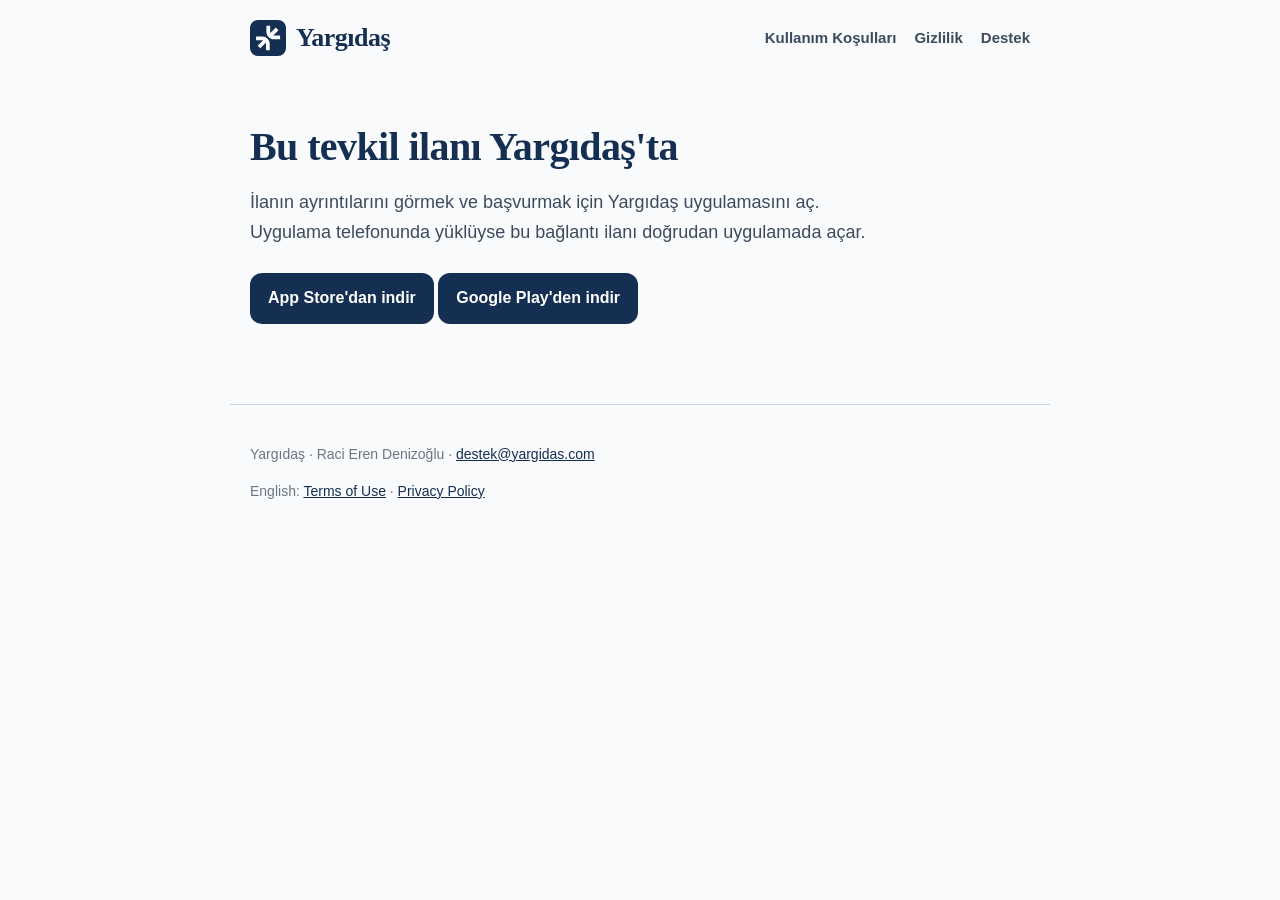
<file: ilan/index.html>
<!doctype html>
<html lang="tr">
<head>
<meta charset="utf-8">
<meta name="viewport" content="width=device-width, initial-scale=1">
<title>Tevkil ilanı · Yargıdaş</title>
<meta name="description" content="Ayrıntıları görmek ve başvurmak için Yargıdaş uygulamasını aç.">
<meta name="robots" content="noindex">
<meta property="og:title" content="Tevkil ilanı · Yargıdaş">
<meta property="og:description" content="Ayrıntıları görmek ve başvurmak için Yargıdaş uygulamasını aç.">
<meta property="og:image" content="https://yargidas.com/og.png">
<meta property="og:site_name" content="Yargıdaş">
<link rel="icon" type="image/svg+xml" href="../favicon.svg">
<link rel="stylesheet" href="../site.css">
</head>
<body>
<header class="top">
  <a class="brand" href="../"><svg viewBox="0 0 1024 1024" aria-hidden="true"><rect width="1024" height="1024" rx="230" fill="#142F51"/><path fill="#F9FAFC" d="M347.592 471.648C465.914 471.648 561.832 567.567 561.832 685.889V861.481H455.269V685.889C455.269 673.288 453.104 661.193 449.127 649.954L292.6 806.482L217.248 731.13L368.196 580.181C361.527 578.889 354.639 578.211 347.592 578.211H172V471.648H347.592Z"/><path fill="#F9FAFC" d="M680.408 549.833C562.086 549.833 466.168 453.914 466.168 335.592V160H572.731V335.592C572.731 348.192 574.896 360.288 578.873 371.526L735.4 214.999L810.752 290.35L659.804 441.3C666.473 442.592 673.361 443.269 680.408 443.269H856V549.833H680.408Z"/></svg><span>Yargıdaş</span></a>
  <nav><a href="../kullanim-kosullari/">Kullanım Koşulları</a><a href="../gizlilik/">Gizlilik</a><a href="../destek/">Destek</a></nav>
</header>
<main><section class="hero">
  <h1>Bu tevkil ilanı Yargıdaş'ta</h1>
  <p class="lead">İlanın ayrıntılarını görmek ve başvurmak için Yargıdaş uygulamasını aç. Uygulama telefonunda yüklüyse bu bağlantı ilanı doğrudan uygulamada açar.</p>
  <p><a class="store" href="https://apps.apple.com/tr/app/id6818918117">App Store'dan indir</a> <a class="store" href="https://play.google.com/store/apps/details?id=com.getmeslektas">Google Play'den indir</a></p>
</section></main>
<footer class="foot">
  <p>Yargıdaş · Raci Eren Denizoğlu · <a href="mailto:destek@yargidas.com">destek@yargidas.com</a></p>
  <p>English: <a href="../terms/">Terms of Use</a> · <a href="../privacy/">Privacy Policy</a></p>
</footer>
</body>
</html>
</file>
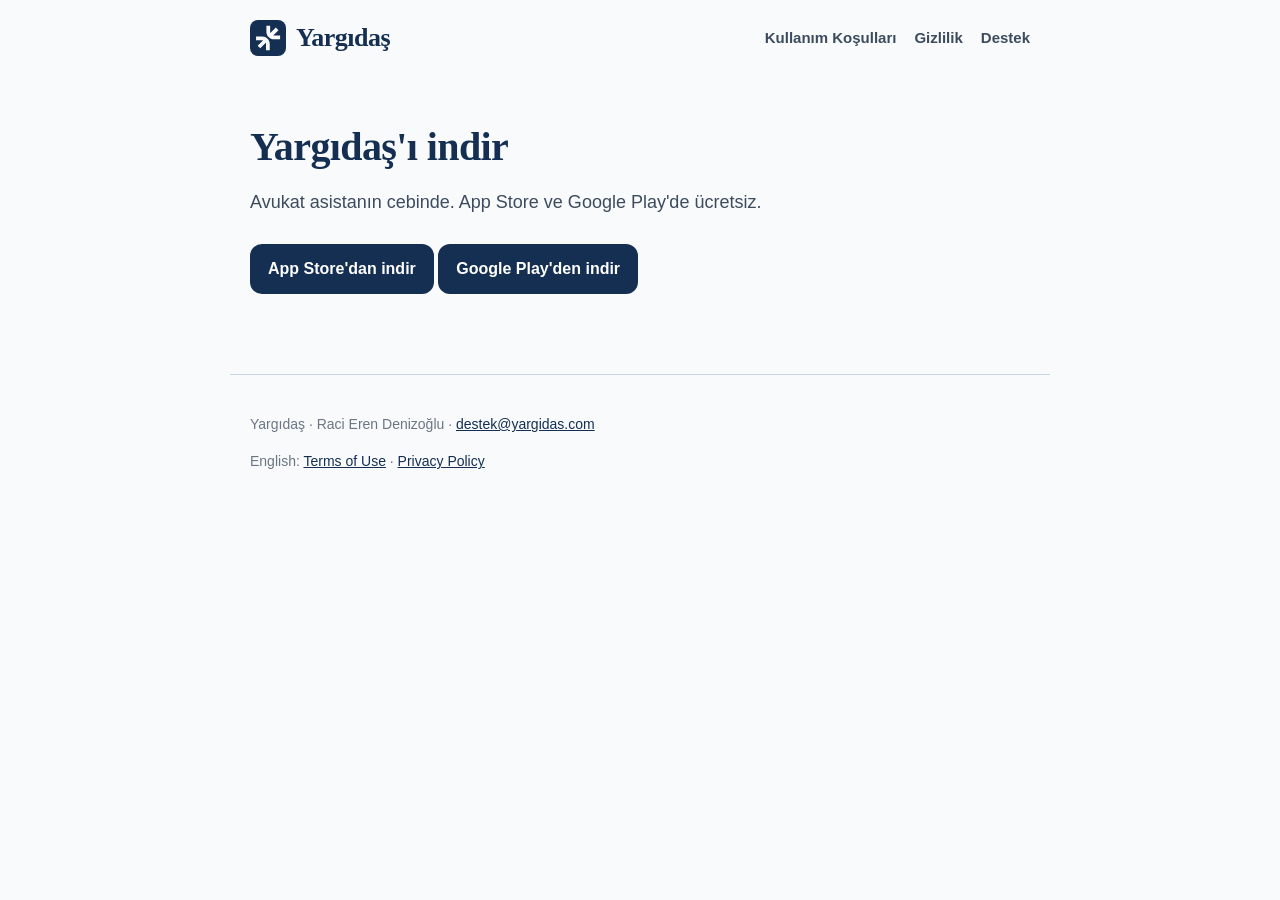
<file: indir/index.html>
<!doctype html>
<html lang="tr">
<head>
<meta charset="utf-8">
<meta name="viewport" content="width=device-width, initial-scale=1">
<title>Yargıdaş'ı indir</title>
<meta name="description" content="Yargıdaş App Store ve Google Play'de ücretsiz.">
<meta name="robots" content="noindex">
<meta property="og:title" content="Yargıdaş'ı indir">
<meta property="og:description" content="Yargıdaş App Store ve Google Play'de ücretsiz.">
<meta property="og:image" content="https://yargidas.com/og.png">
<meta property="og:site_name" content="Yargıdaş">
<link rel="icon" type="image/svg+xml" href="../favicon.svg">
<link rel="stylesheet" href="../site.css">
</head>
<body>
<header class="top">
  <a class="brand" href="../"><svg viewBox="0 0 1024 1024" aria-hidden="true"><rect width="1024" height="1024" rx="230" fill="#142F51"/><path fill="#F9FAFC" d="M347.592 471.648C465.914 471.648 561.832 567.567 561.832 685.889V861.481H455.269V685.889C455.269 673.288 453.104 661.193 449.127 649.954L292.6 806.482L217.248 731.13L368.196 580.181C361.527 578.889 354.639 578.211 347.592 578.211H172V471.648H347.592Z"/><path fill="#F9FAFC" d="M680.408 549.833C562.086 549.833 466.168 453.914 466.168 335.592V160H572.731V335.592C572.731 348.192 574.896 360.288 578.873 371.526L735.4 214.999L810.752 290.35L659.804 441.3C666.473 442.592 673.361 443.269 680.408 443.269H856V549.833H680.408Z"/></svg><span>Yargıdaş</span></a>
  <nav><a href="../kullanim-kosullari/">Kullanım Koşulları</a><a href="../gizlilik/">Gizlilik</a><a href="../destek/">Destek</a></nav>
</header>
<main><section class="hero">
  <h1>Yargıdaş'ı indir</h1>
  <p class="lead">Avukat asistanın cebinde. App Store ve Google Play'de ücretsiz.</p>
  <p><a class="store" href="https://apps.apple.com/tr/app/id6818918117">App Store'dan indir</a> <a class="store" href="https://play.google.com/store/apps/details?id=com.getmeslektas">Google Play'den indir</a></p>
</section>
<script>
(function () {
  var ua = navigator.userAgent;
  var k = (new URLSearchParams(location.search).get("k") || "").replace(/[^a-z0-9_-]/gi, "");
  if (/android/i.test(ua)) {
    var r = "utm_source=instagram&utm_medium=reklam" + (k ? "&utm_campaign=" + k : "");
    location.replace("https://play.google.com/store/apps/details?id=com.getmeslektas&referrer=" + encodeURIComponent(r));
  } else if (/iphone|ipad|ipod/i.test(ua)) {
    location.replace("https://apps.apple.com/tr/app/id6818918117");
  }
})();
</script></main>
<footer class="foot">
  <p>Yargıdaş · Raci Eren Denizoğlu · <a href="mailto:destek@yargidas.com">destek@yargidas.com</a></p>
  <p>English: <a href="../terms/">Terms of Use</a> · <a href="../privacy/">Privacy Policy</a></p>
</footer>
</body>
</html>
</file>
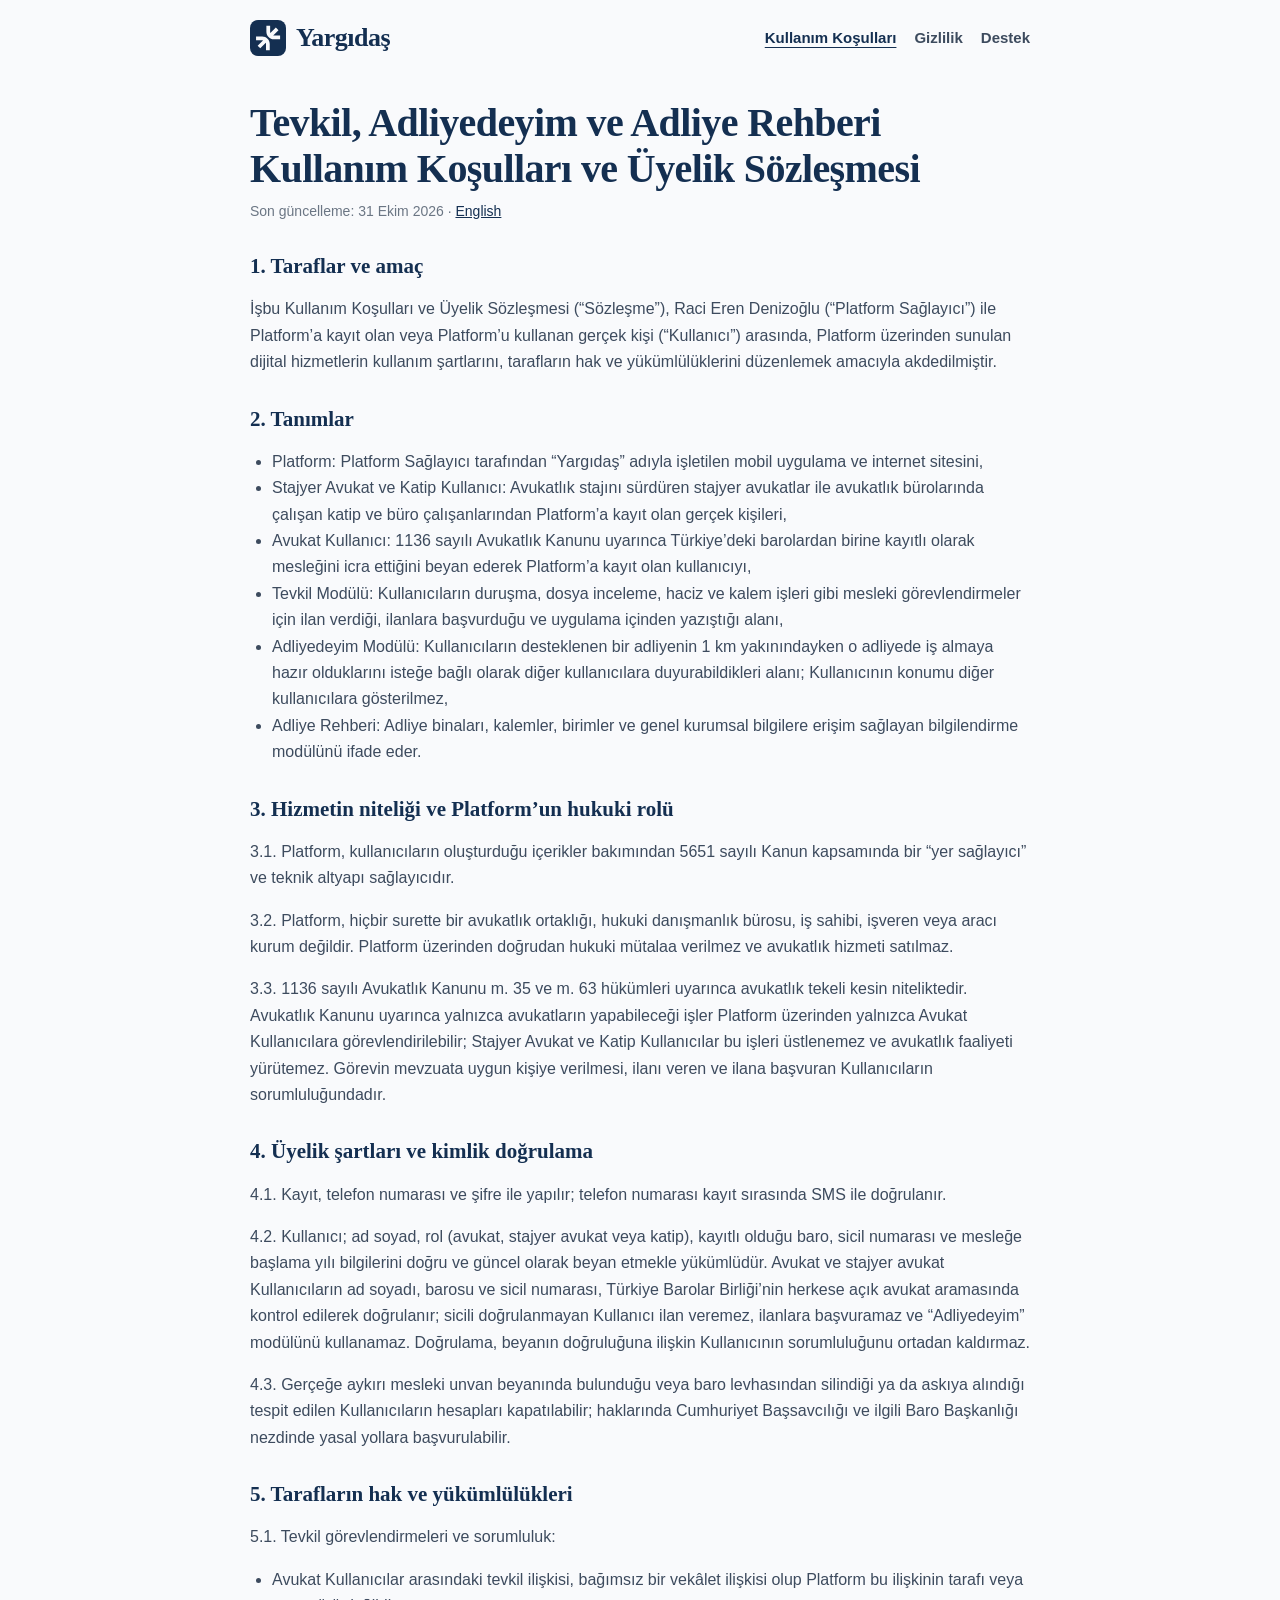
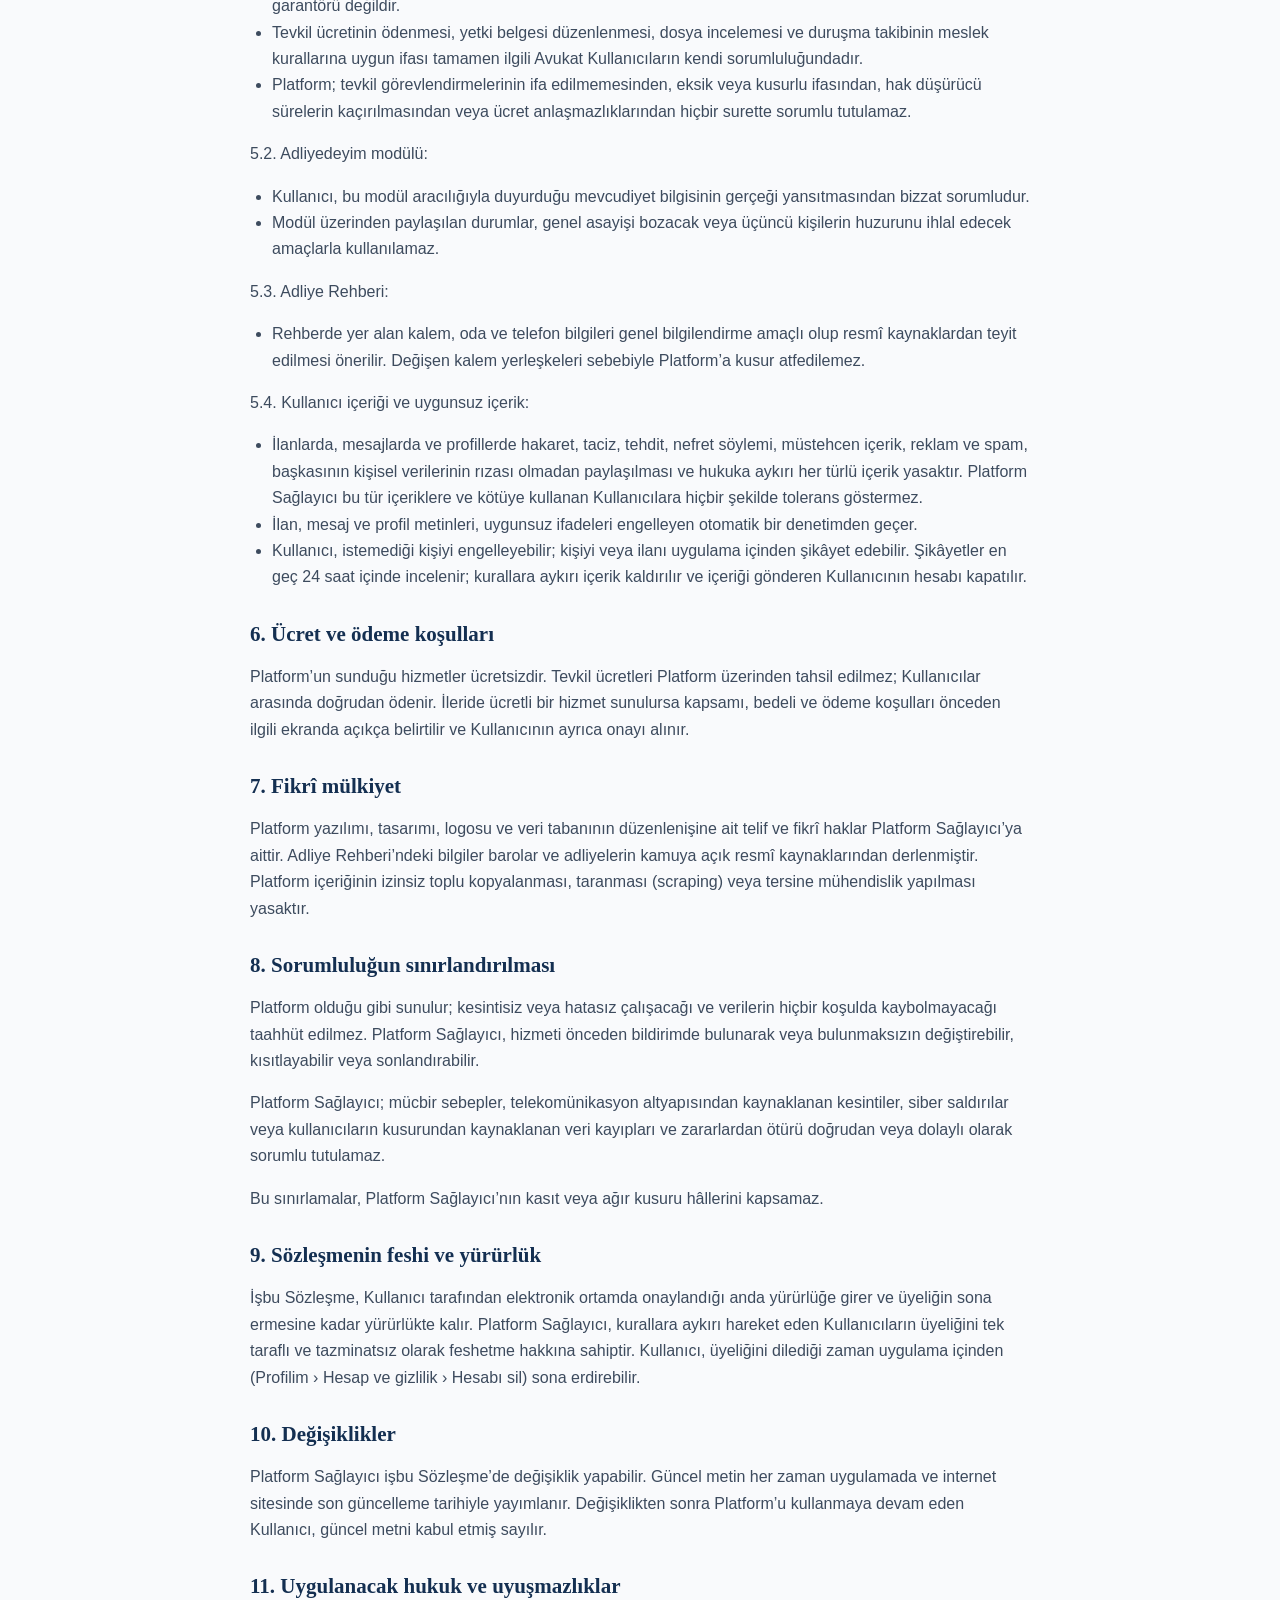
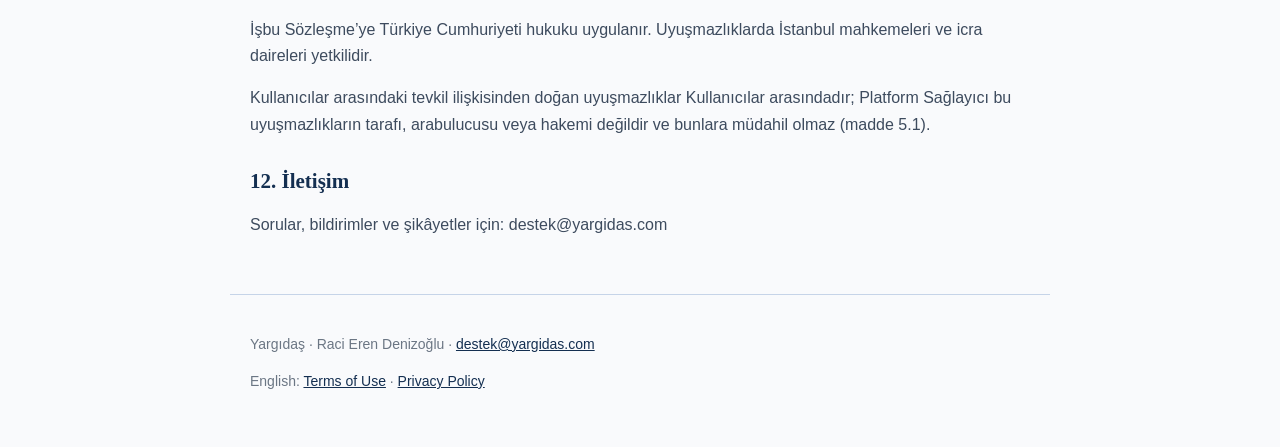
<file: kullanim-kosullari/index.html>
<!doctype html>
<html lang="tr">
<head>
<meta charset="utf-8">
<meta name="viewport" content="width=device-width, initial-scale=1">
<title>Kullanım Koşulları · Yargıdaş</title>
<meta name="description" content="Yargıdaş Kullanım Koşulları ve Üyelik Sözleşmesi">
<link rel="icon" type="image/svg+xml" href="../favicon.svg">
<link rel="stylesheet" href="../site.css">
</head>
<body>
<header class="top">
  <a class="brand" href="../"><svg viewBox="0 0 1024 1024" aria-hidden="true"><rect width="1024" height="1024" rx="230" fill="#142F51"/><path fill="#F9FAFC" d="M347.592 471.648C465.914 471.648 561.832 567.567 561.832 685.889V861.481H455.269V685.889C455.269 673.288 453.104 661.193 449.127 649.954L292.6 806.482L217.248 731.13L368.196 580.181C361.527 578.889 354.639 578.211 347.592 578.211H172V471.648H347.592Z"/><path fill="#F9FAFC" d="M680.408 549.833C562.086 549.833 466.168 453.914 466.168 335.592V160H572.731V335.592C572.731 348.192 574.896 360.288 578.873 371.526L735.4 214.999L810.752 290.35L659.804 441.3C666.473 442.592 673.361 443.269 680.408 443.269H856V549.833H680.408Z"/></svg><span>Yargıdaş</span></a>
  <nav><a href="../kullanim-kosullari/" aria-current="page">Kullanım Koşulları</a><a href="../gizlilik/">Gizlilik</a><a href="../destek/">Destek</a></nav>
</header>
<main><article class="doc">
<h1>Tevkil, Adliyedeyim ve Adliye Rehberi Kullanım Koşulları ve Üyelik Sözleşmesi</h1>
<p class="meta">Son güncelleme: 31 Ekim 2026 · <a href="../terms/" lang="en">English</a></p>
<section><h2>1. Taraflar ve amaç</h2>
<p>İşbu Kullanım Koşulları ve Üyelik Sözleşmesi (“Sözleşme”), Raci Eren Denizoğlu (“Platform Sağlayıcı”) ile Platform’a kayıt olan veya Platform’u kullanan gerçek kişi (“Kullanıcı”) arasında, Platform üzerinden sunulan dijital hizmetlerin kullanım şartlarını, tarafların hak ve yükümlülüklerini düzenlemek amacıyla akdedilmiştir.</p></section>
<section><h2>2. Tanımlar</h2>
<ul><li>Platform: Platform Sağlayıcı tarafından “Yargıdaş” adıyla işletilen mobil uygulama ve internet sitesini,</li><li>Stajyer Avukat ve Katip Kullanıcı: Avukatlık stajını sürdüren stajyer avukatlar ile avukatlık bürolarında çalışan katip ve büro çalışanlarından Platform’a kayıt olan gerçek kişileri,</li><li>Avukat Kullanıcı: 1136 sayılı Avukatlık Kanunu uyarınca Türkiye’deki barolardan birine kayıtlı olarak mesleğini icra ettiğini beyan ederek Platform’a kayıt olan kullanıcıyı,</li><li>Tevkil Modülü: Kullanıcıların duruşma, dosya inceleme, haciz ve kalem işleri gibi mesleki görevlendirmeler için ilan verdiği, ilanlara başvurduğu ve uygulama içinden yazıştığı alanı,</li><li>Adliyedeyim Modülü: Kullanıcıların desteklenen bir adliyenin 1 km yakınındayken o adliyede iş almaya hazır olduklarını isteğe bağlı olarak diğer kullanıcılara duyurabildikleri alanı; Kullanıcının konumu diğer kullanıcılara gösterilmez,</li><li>Adliye Rehberi: Adliye binaları, kalemler, birimler ve genel kurumsal bilgilere erişim sağlayan bilgilendirme modülünü ifade eder.</li></ul></section>
<section><h2>3. Hizmetin niteliği ve Platform’un hukuki rolü</h2>
<p>3.1. Platform, kullanıcıların oluşturduğu içerikler bakımından 5651 sayılı Kanun kapsamında bir “yer sağlayıcı” ve teknik altyapı sağlayıcıdır.</p>
<p>3.2. Platform, hiçbir surette bir avukatlık ortaklığı, hukuki danışmanlık bürosu, iş sahibi, işveren veya aracı kurum değildir. Platform üzerinden doğrudan hukuki mütalaa verilmez ve avukatlık hizmeti satılmaz.</p>
<p>3.3. 1136 sayılı Avukatlık Kanunu m. 35 ve m. 63 hükümleri uyarınca avukatlık tekeli kesin niteliktedir. Avukatlık Kanunu uyarınca yalnızca avukatların yapabileceği işler Platform üzerinden yalnızca Avukat Kullanıcılara görevlendirilebilir; Stajyer Avukat ve Katip Kullanıcılar bu işleri üstlenemez ve avukatlık faaliyeti yürütemez. Görevin mevzuata uygun kişiye verilmesi, ilanı veren ve ilana başvuran Kullanıcıların sorumluluğundadır.</p></section>
<section><h2>4. Üyelik şartları ve kimlik doğrulama</h2>
<p>4.1. Kayıt, telefon numarası ve şifre ile yapılır; telefon numarası kayıt sırasında SMS ile doğrulanır.</p>
<p>4.2. Kullanıcı; ad soyad, rol (avukat, stajyer avukat veya katip), kayıtlı olduğu baro, sicil numarası ve mesleğe başlama yılı bilgilerini doğru ve güncel olarak beyan etmekle yükümlüdür. Avukat ve stajyer avukat Kullanıcıların ad soyadı, barosu ve sicil numarası, Türkiye Barolar Birliği’nin herkese açık avukat aramasında kontrol edilerek doğrulanır; sicili doğrulanmayan Kullanıcı ilan veremez, ilanlara başvuramaz ve “Adliyedeyim” modülünü kullanamaz. Doğrulama, beyanın doğruluğuna ilişkin Kullanıcının sorumluluğunu ortadan kaldırmaz.</p>
<p>4.3. Gerçeğe aykırı mesleki unvan beyanında bulunduğu veya baro levhasından silindiği ya da askıya alındığı tespit edilen Kullanıcıların hesapları kapatılabilir; haklarında Cumhuriyet Başsavcılığı ve ilgili Baro Başkanlığı nezdinde yasal yollara başvurulabilir.</p></section>
<section><h2>5. Tarafların hak ve yükümlülükleri</h2>
<p>5.1. Tevkil görevlendirmeleri ve sorumluluk:</p>
<ul><li>Avukat Kullanıcılar arasındaki tevkil ilişkisi, bağımsız bir vekâlet ilişkisi olup Platform bu ilişkinin tarafı veya garantörü değildir.</li><li>Tevkil ücretinin ödenmesi, yetki belgesi düzenlenmesi, dosya incelemesi ve duruşma takibinin meslek kurallarına uygun ifası tamamen ilgili Avukat Kullanıcıların kendi sorumluluğundadır.</li><li>Platform; tevkil görevlendirmelerinin ifa edilmemesinden, eksik veya kusurlu ifasından, hak düşürücü sürelerin kaçırılmasından veya ücret anlaşmazlıklarından hiçbir surette sorumlu tutulamaz.</li></ul>
<p>5.2. Adliyedeyim modülü:</p>
<ul><li>Kullanıcı, bu modül aracılığıyla duyurduğu mevcudiyet bilgisinin gerçeği yansıtmasından bizzat sorumludur.</li><li>Modül üzerinden paylaşılan durumlar, genel asayişi bozacak veya üçüncü kişilerin huzurunu ihlal edecek amaçlarla kullanılamaz.</li></ul>
<p>5.3. Adliye Rehberi:</p>
<ul><li>Rehberde yer alan kalem, oda ve telefon bilgileri genel bilgilendirme amaçlı olup resmî kaynaklardan teyit edilmesi önerilir. Değişen kalem yerleşkeleri sebebiyle Platform’a kusur atfedilemez.</li></ul>
<p>5.4. Kullanıcı içeriği ve uygunsuz içerik:</p>
<ul><li>İlanlarda, mesajlarda ve profillerde hakaret, taciz, tehdit, nefret söylemi, müstehcen içerik, reklam ve spam, başkasının kişisel verilerinin rızası olmadan paylaşılması ve hukuka aykırı her türlü içerik yasaktır. Platform Sağlayıcı bu tür içeriklere ve kötüye kullanan Kullanıcılara hiçbir şekilde tolerans göstermez.</li><li>İlan, mesaj ve profil metinleri, uygunsuz ifadeleri engelleyen otomatik bir denetimden geçer.</li><li>Kullanıcı, istemediği kişiyi engelleyebilir; kişiyi veya ilanı uygulama içinden şikâyet edebilir. Şikâyetler en geç 24 saat içinde incelenir; kurallara aykırı içerik kaldırılır ve içeriği gönderen Kullanıcının hesabı kapatılır.</li></ul></section>
<section><h2>6. Ücret ve ödeme koşulları</h2>
<p>Platform’un sunduğu hizmetler ücretsizdir. Tevkil ücretleri Platform üzerinden tahsil edilmez; Kullanıcılar arasında doğrudan ödenir. İleride ücretli bir hizmet sunulursa kapsamı, bedeli ve ödeme koşulları önceden ilgili ekranda açıkça belirtilir ve Kullanıcının ayrıca onayı alınır.</p></section>
<section><h2>7. Fikrî mülkiyet</h2>
<p>Platform yazılımı, tasarımı, logosu ve veri tabanının düzenlenişine ait telif ve fikrî haklar Platform Sağlayıcı’ya aittir. Adliye Rehberi’ndeki bilgiler barolar ve adliyelerin kamuya açık resmî kaynaklarından derlenmiştir. Platform içeriğinin izinsiz toplu kopyalanması, taranması (scraping) veya tersine mühendislik yapılması yasaktır.</p></section>
<section><h2>8. Sorumluluğun sınırlandırılması</h2>
<p>Platform olduğu gibi sunulur; kesintisiz veya hatasız çalışacağı ve verilerin hiçbir koşulda kaybolmayacağı taahhüt edilmez. Platform Sağlayıcı, hizmeti önceden bildirimde bulunarak veya bulunmaksızın değiştirebilir, kısıtlayabilir veya sonlandırabilir.</p>
<p>Platform Sağlayıcı; mücbir sebepler, telekomünikasyon altyapısından kaynaklanan kesintiler, siber saldırılar veya kullanıcıların kusurundan kaynaklanan veri kayıpları ve zararlardan ötürü doğrudan veya dolaylı olarak sorumlu tutulamaz.</p>
<p>Bu sınırlamalar, Platform Sağlayıcı’nın kasıt veya ağır kusuru hâllerini kapsamaz.</p></section>
<section><h2>9. Sözleşmenin feshi ve yürürlük</h2>
<p>İşbu Sözleşme, Kullanıcı tarafından elektronik ortamda onaylandığı anda yürürlüğe girer ve üyeliğin sona ermesine kadar yürürlükte kalır. Platform Sağlayıcı, kurallara aykırı hareket eden Kullanıcıların üyeliğini tek taraflı ve tazminatsız olarak feshetme hakkına sahiptir. Kullanıcı, üyeliğini dilediği zaman uygulama içinden (Profilim › Hesap ve gizlilik › Hesabı sil) sona erdirebilir.</p></section>
<section><h2>10. Değişiklikler</h2>
<p>Platform Sağlayıcı işbu Sözleşme’de değişiklik yapabilir. Güncel metin her zaman uygulamada ve internet sitesinde son güncelleme tarihiyle yayımlanır. Değişiklikten sonra Platform’u kullanmaya devam eden Kullanıcı, güncel metni kabul etmiş sayılır.</p></section>
<section><h2>11. Uygulanacak hukuk ve uyuşmazlıklar</h2>
<p>İşbu Sözleşme’ye Türkiye Cumhuriyeti hukuku uygulanır. Uyuşmazlıklarda İstanbul mahkemeleri ve icra daireleri yetkilidir.</p>
<p>Kullanıcılar arasındaki tevkil ilişkisinden doğan uyuşmazlıklar Kullanıcılar arasındadır; Platform Sağlayıcı bu uyuşmazlıkların tarafı, arabulucusu veya hakemi değildir ve bunlara müdahil olmaz (madde 5.1).</p></section>
<section><h2>12. İletişim</h2>
<p>Sorular, bildirimler ve şikâyetler için: destek@yargidas.com</p></section>
</article></main>
<footer class="foot">
  <p>Yargıdaş · Raci Eren Denizoğlu · <a href="mailto:destek@yargidas.com">destek@yargidas.com</a></p>
  <p>English: <a href="../terms/">Terms of Use</a> · <a href="../privacy/">Privacy Policy</a></p>
</footer>
</body>
</html>
</file>
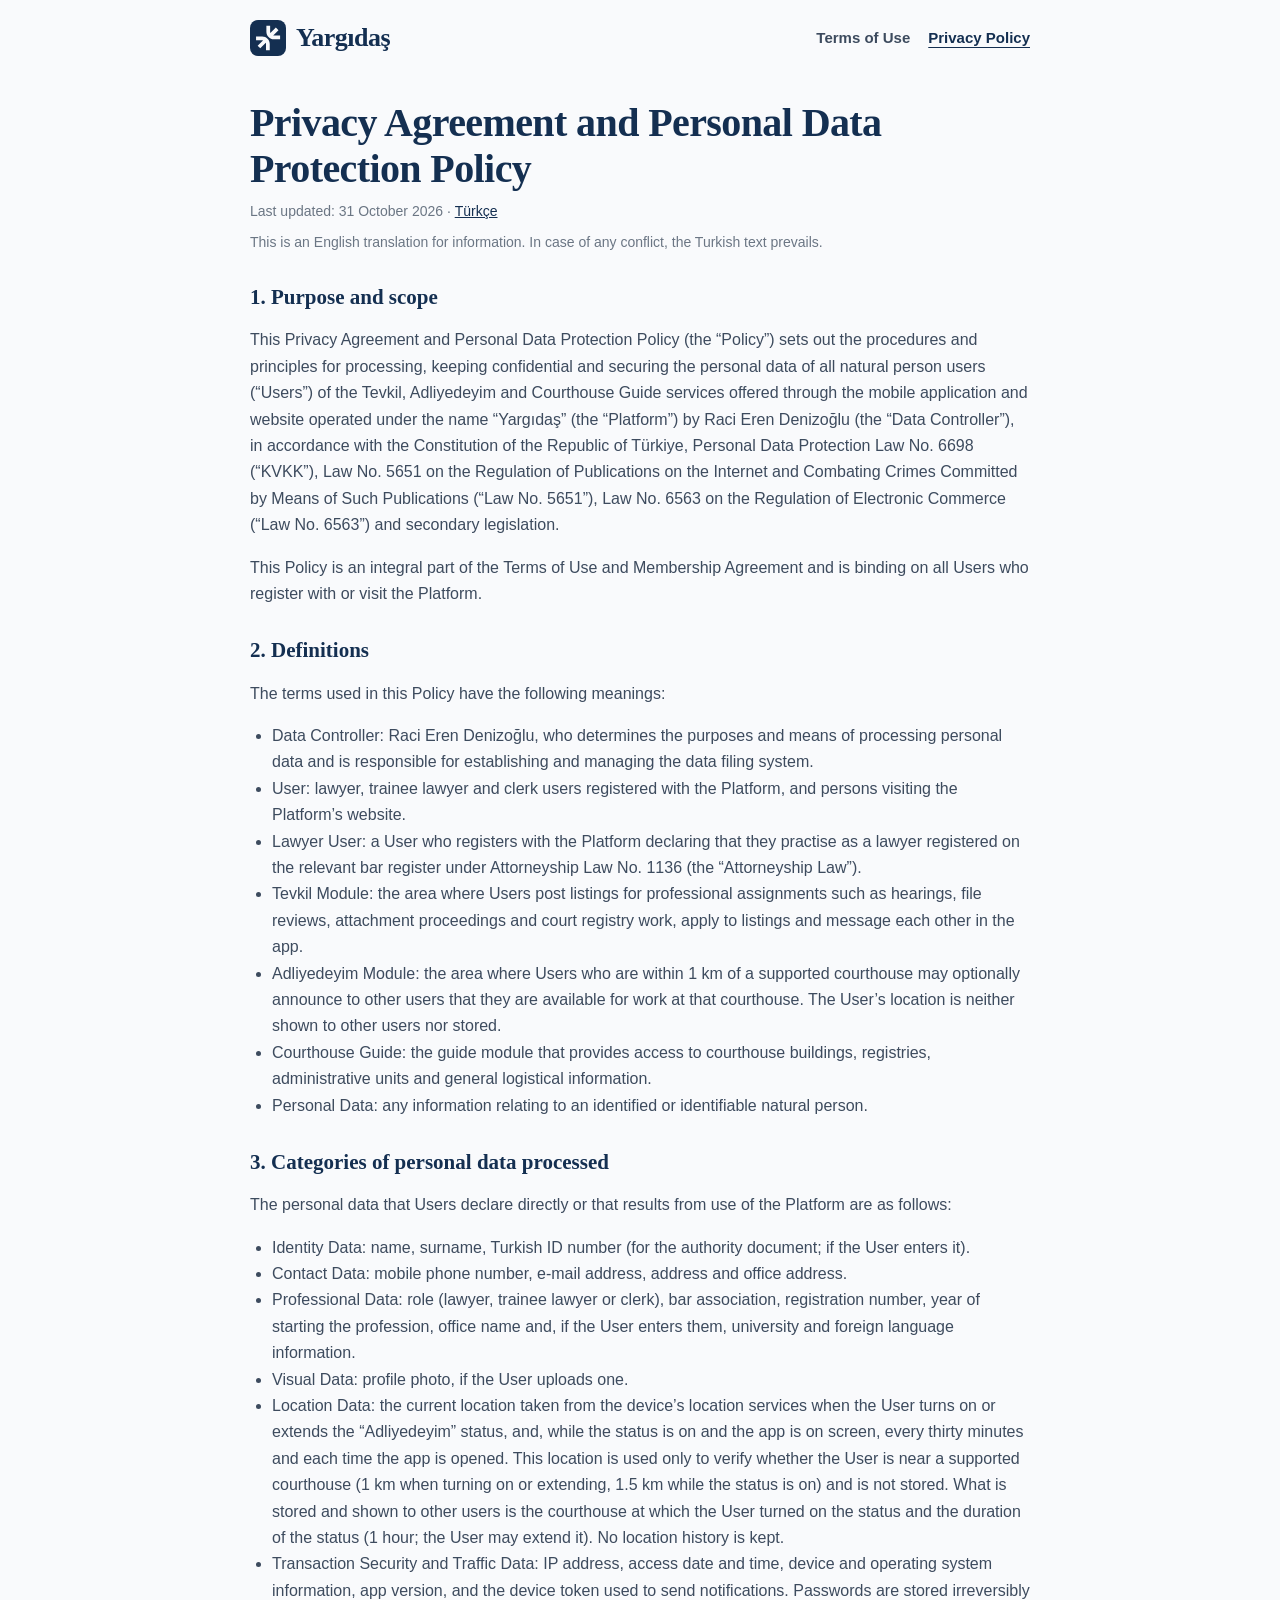
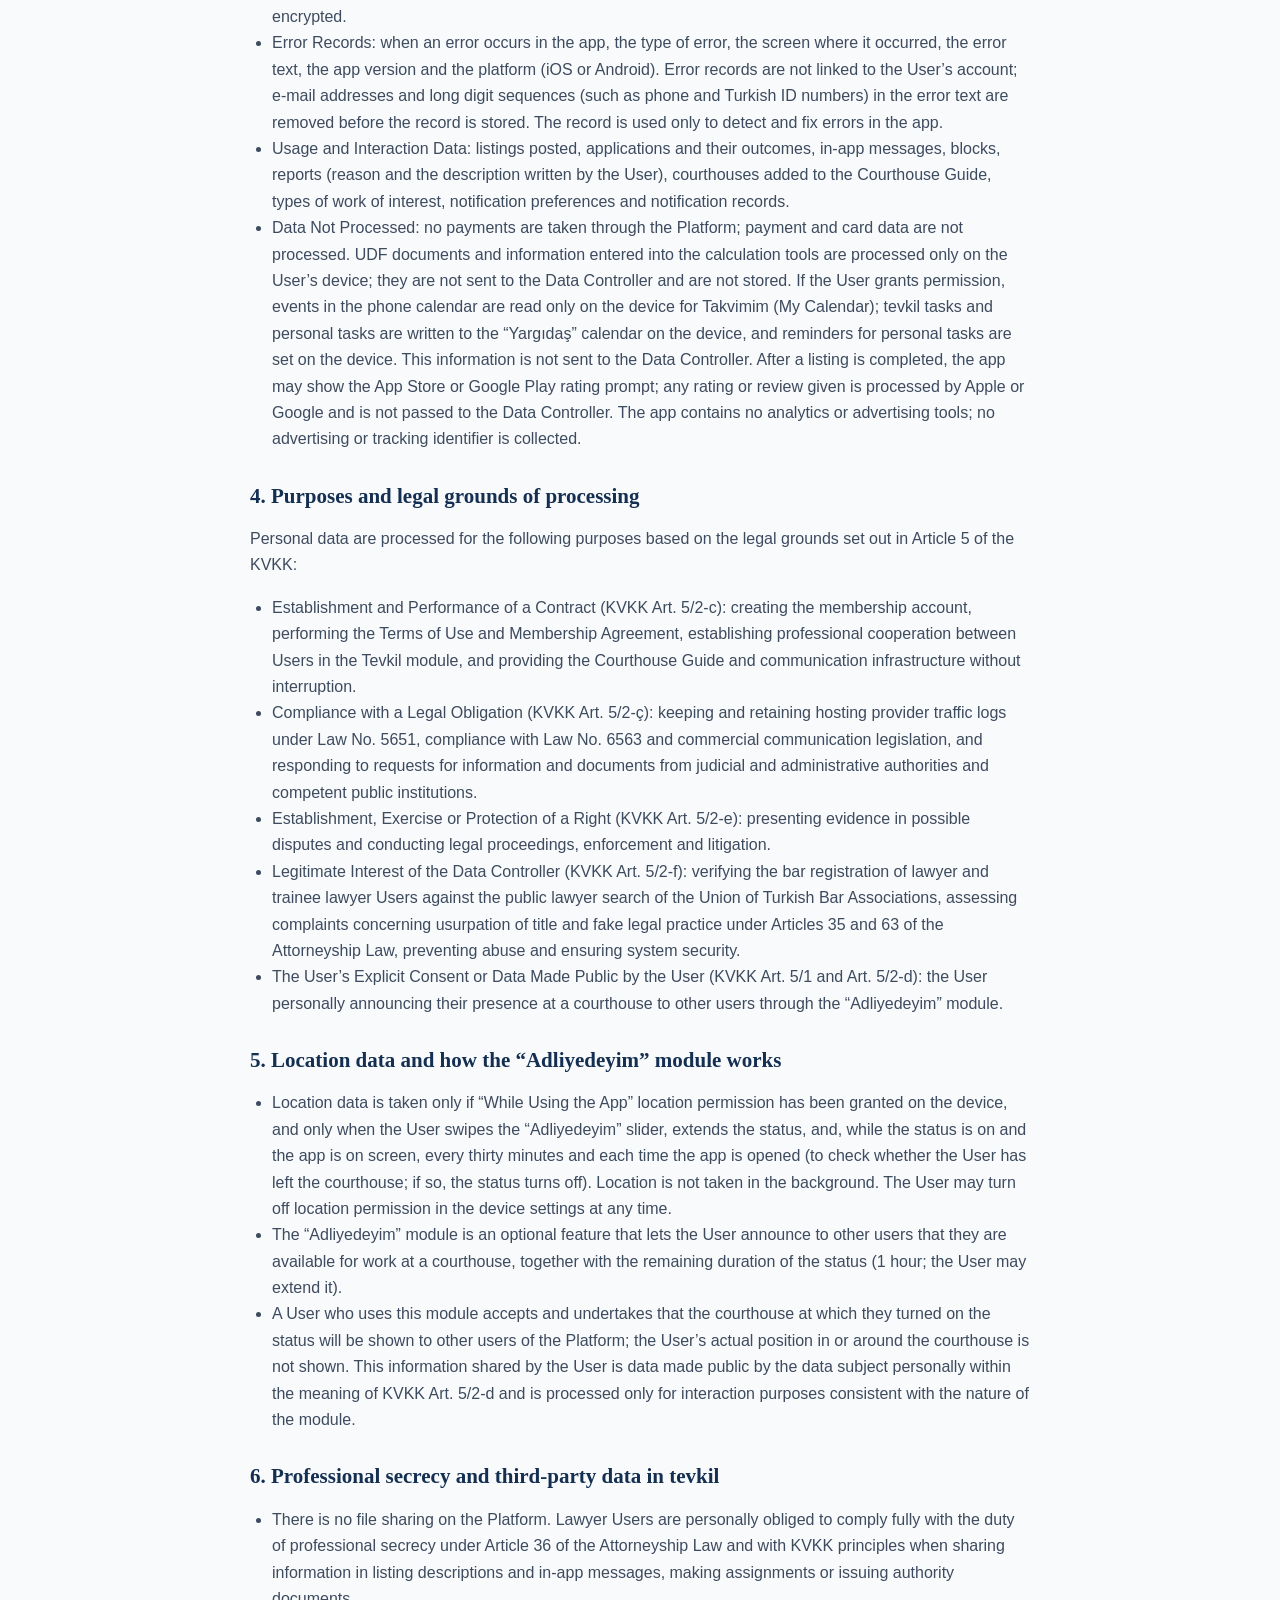
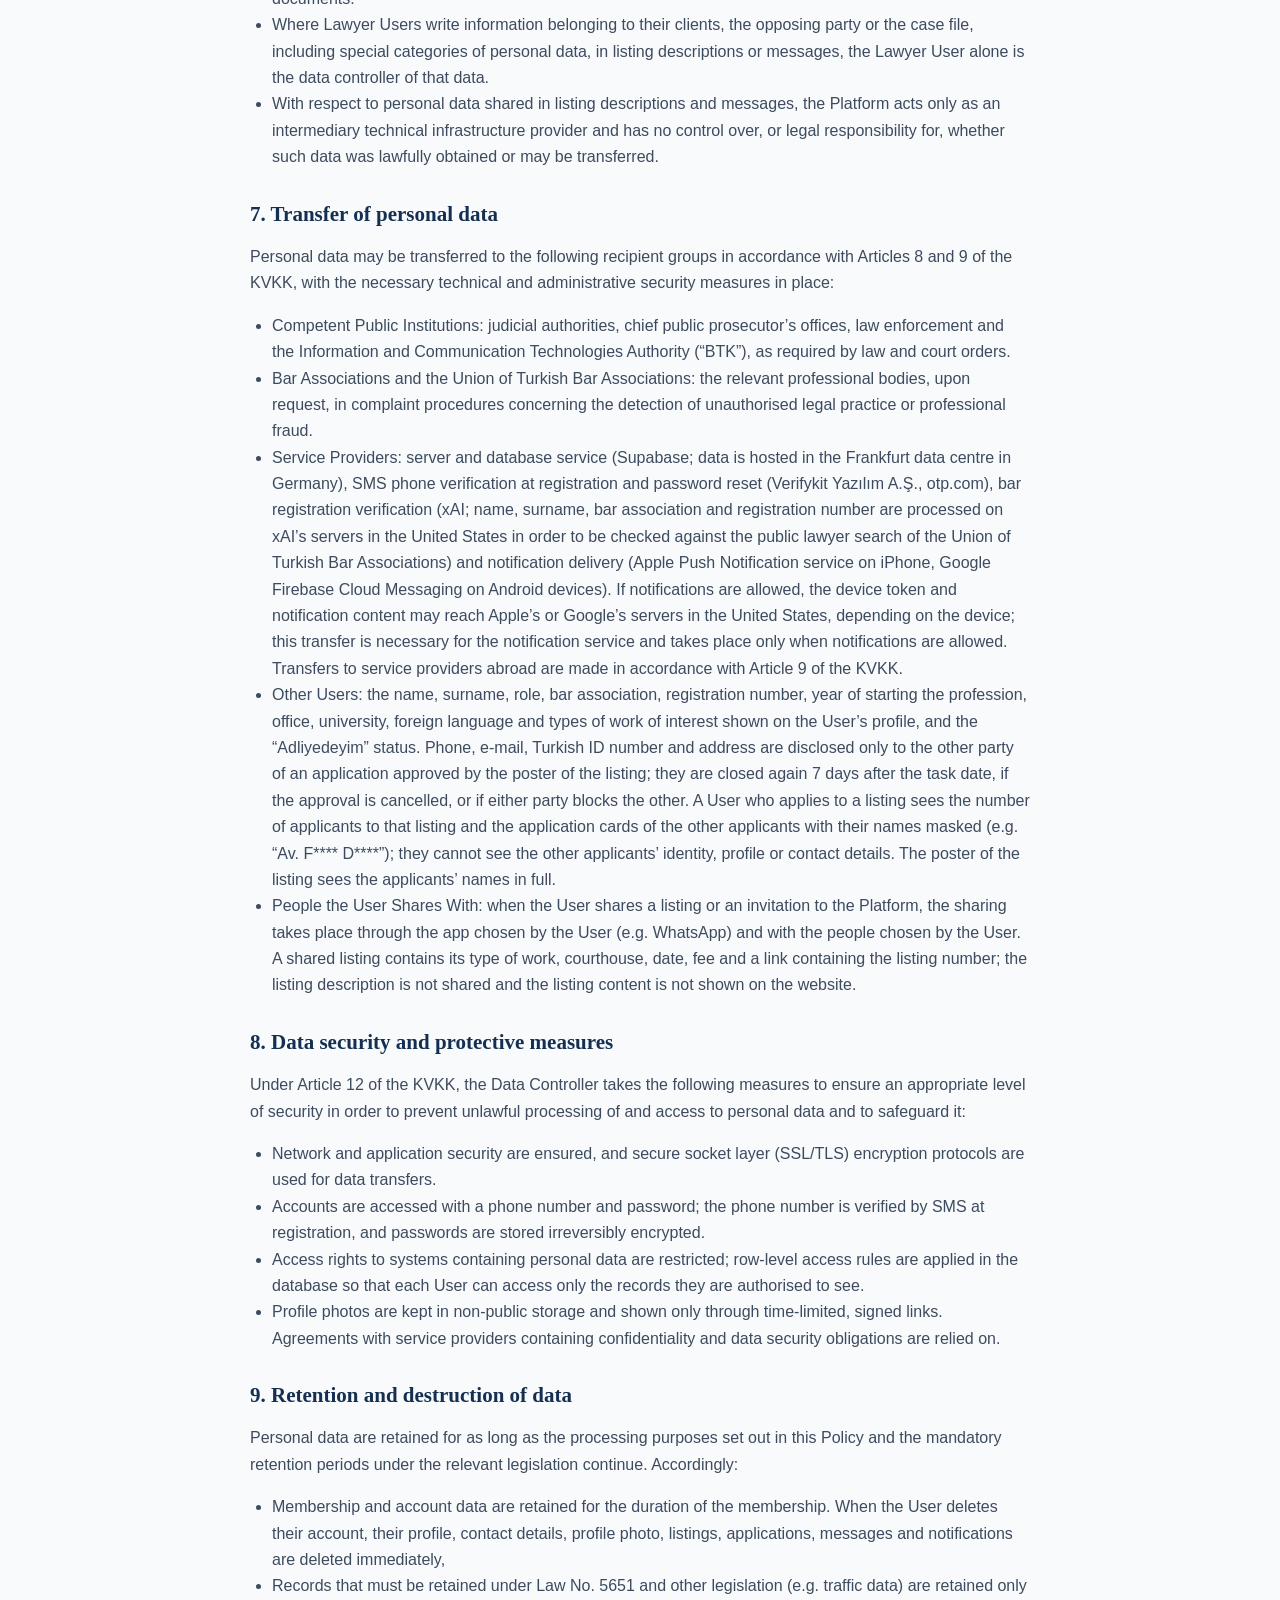
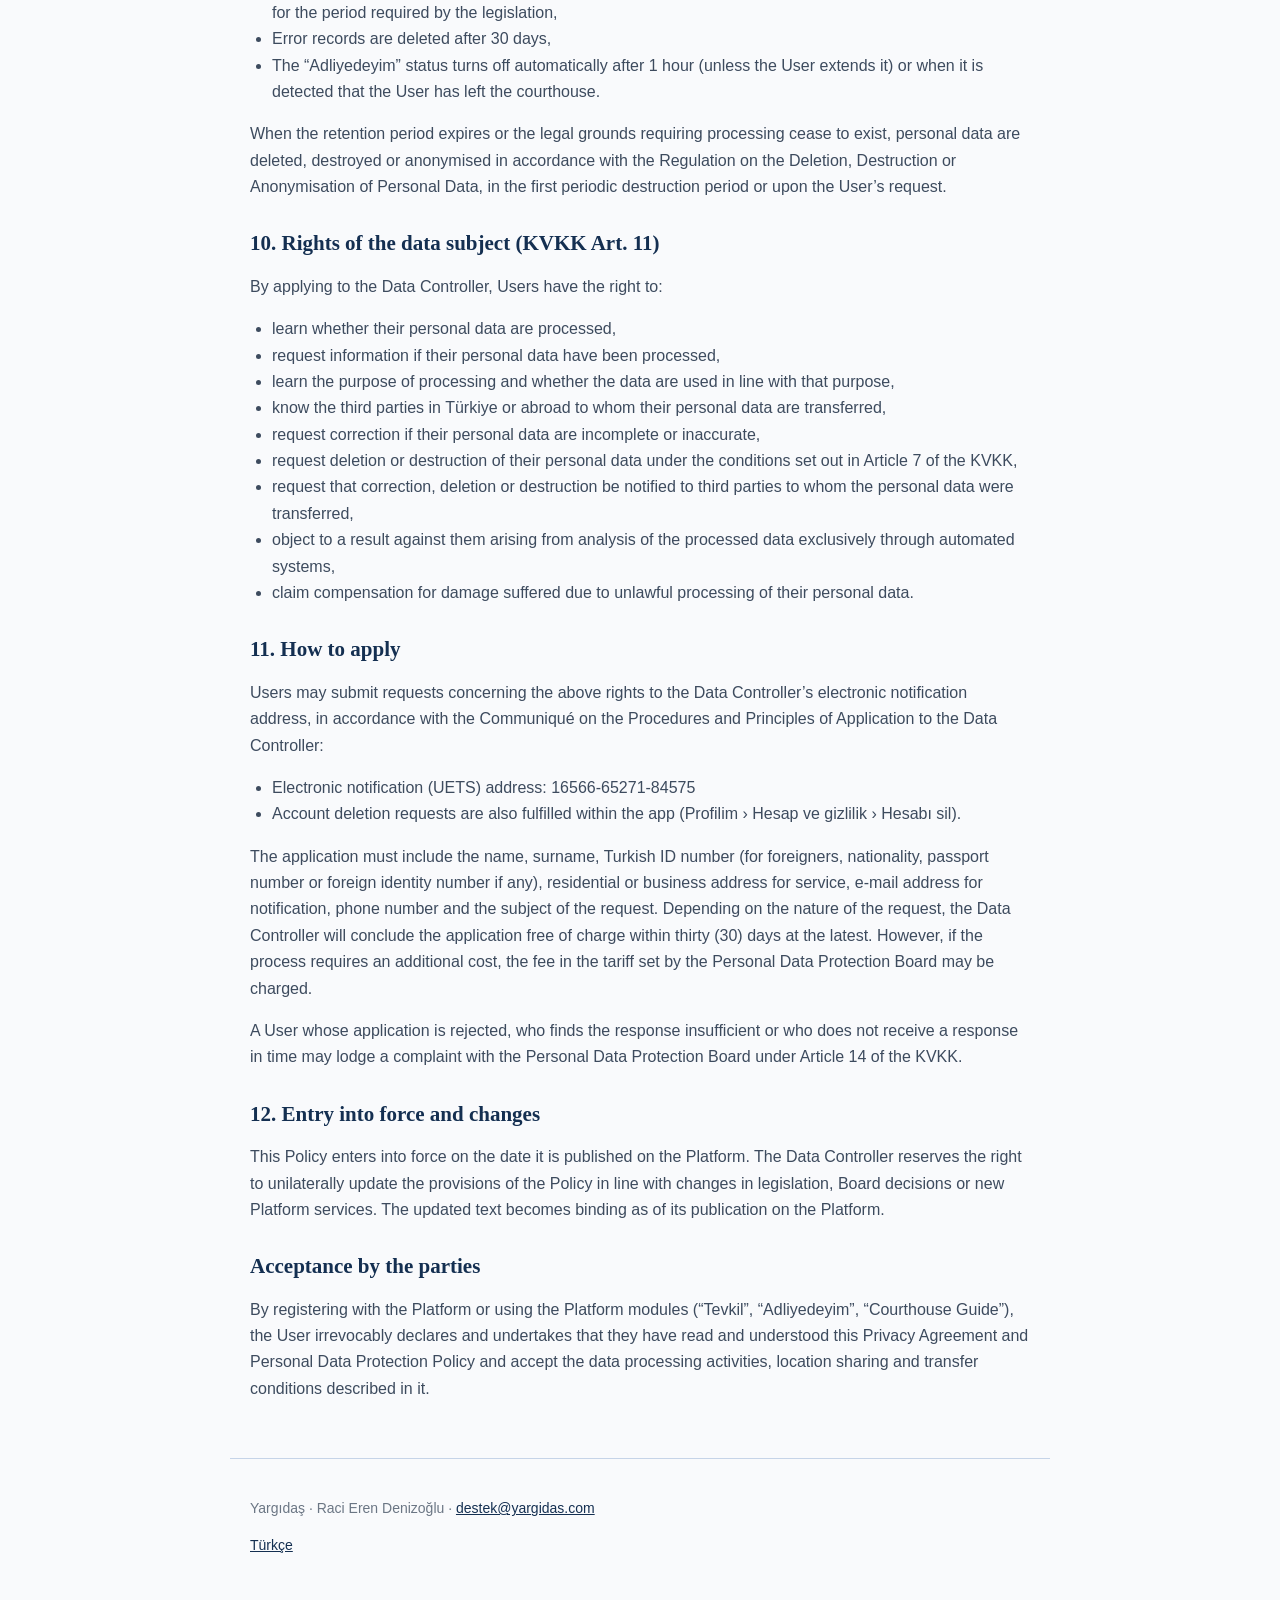
<file: privacy/index.html>
<!doctype html>
<html lang="en">
<head>
<meta charset="utf-8">
<meta name="viewport" content="width=device-width, initial-scale=1">
<title>Privacy Policy · Yargıdaş</title>
<meta name="description" content="Yargıdaş Privacy Agreement and Personal Data Protection Policy">
<link rel="icon" type="image/svg+xml" href="../favicon.svg">
<link rel="stylesheet" href="../site.css">
</head>
<body>
<header class="top">
  <a class="brand" href="../"><svg viewBox="0 0 1024 1024" aria-hidden="true"><rect width="1024" height="1024" rx="230" fill="#142F51"/><path fill="#F9FAFC" d="M347.592 471.648C465.914 471.648 561.832 567.567 561.832 685.889V861.481H455.269V685.889C455.269 673.288 453.104 661.193 449.127 649.954L292.6 806.482L217.248 731.13L368.196 580.181C361.527 578.889 354.639 578.211 347.592 578.211H172V471.648H347.592Z"/><path fill="#F9FAFC" d="M680.408 549.833C562.086 549.833 466.168 453.914 466.168 335.592V160H572.731V335.592C572.731 348.192 574.896 360.288 578.873 371.526L735.4 214.999L810.752 290.35L659.804 441.3C666.473 442.592 673.361 443.269 680.408 443.269H856V549.833H680.408Z"/></svg><span>Yargıdaş</span></a>
  <nav><a href="../terms/">Terms of Use</a><a href="../privacy/" aria-current="page">Privacy Policy</a></nav>
</header>
<main><article class="doc">
<h1>Privacy Agreement and Personal Data Protection Policy</h1>
<p class="meta">Last updated: 31 October 2026 · <a href="../gizlilik/" lang="tr">Türkçe</a></p>
<p class="meta">This is an English translation for information. In case of any conflict, the Turkish text prevails.</p>
<section><h2>1. Purpose and scope</h2>
<p>This Privacy Agreement and Personal Data Protection Policy (the “Policy”) sets out the procedures and principles for processing, keeping confidential and securing the personal data of all natural person users (“Users”) of the Tevkil, Adliyedeyim and Courthouse Guide services offered through the mobile application and website operated under the name “Yargıdaş” (the “Platform”) by Raci Eren Denizoğlu (the “Data Controller”), in accordance with the Constitution of the Republic of Türkiye, Personal Data Protection Law No. 6698 (“KVKK”), Law No. 5651 on the Regulation of Publications on the Internet and Combating Crimes Committed by Means of Such Publications (“Law No. 5651”), Law No. 6563 on the Regulation of Electronic Commerce (“Law No. 6563”) and secondary legislation.</p>
<p>This Policy is an integral part of the Terms of Use and Membership Agreement and is binding on all Users who register with or visit the Platform.</p></section>
<section><h2>2. Definitions</h2>
<p>The terms used in this Policy have the following meanings:</p>
<ul><li>Data Controller: Raci Eren Denizoğlu, who determines the purposes and means of processing personal data and is responsible for establishing and managing the data filing system.</li><li>User: lawyer, trainee lawyer and clerk users registered with the Platform, and persons visiting the Platform’s website.</li><li>Lawyer User: a User who registers with the Platform declaring that they practise as a lawyer registered on the relevant bar register under Attorneyship Law No. 1136 (the “Attorneyship Law”).</li><li>Tevkil Module: the area where Users post listings for professional assignments such as hearings, file reviews, attachment proceedings and court registry work, apply to listings and message each other in the app.</li><li>Adliyedeyim Module: the area where Users who are within 1 km of a supported courthouse may optionally announce to other users that they are available for work at that courthouse. The User’s location is neither shown to other users nor stored.</li><li>Courthouse Guide: the guide module that provides access to courthouse buildings, registries, administrative units and general logistical information.</li><li>Personal Data: any information relating to an identified or identifiable natural person.</li></ul></section>
<section><h2>3. Categories of personal data processed</h2>
<p>The personal data that Users declare directly or that results from use of the Platform are as follows:</p>
<ul><li>Identity Data: name, surname, Turkish ID number (for the authority document; if the User enters it).</li><li>Contact Data: mobile phone number, e-mail address, address and office address.</li><li>Professional Data: role (lawyer, trainee lawyer or clerk), bar association, registration number, year of starting the profession, office name and, if the User enters them, university and foreign language information.</li><li>Visual Data: profile photo, if the User uploads one.</li><li>Location Data: the current location taken from the device’s location services when the User turns on or extends the “Adliyedeyim” status, and, while the status is on and the app is on screen, every thirty minutes and each time the app is opened. This location is used only to verify whether the User is near a supported courthouse (1 km when turning on or extending, 1.5 km while the status is on) and is not stored. What is stored and shown to other users is the courthouse at which the User turned on the status and the duration of the status (1 hour; the User may extend it). No location history is kept.</li><li>Transaction Security and Traffic Data: IP address, access date and time, device and operating system information, app version, and the device token used to send notifications. Passwords are stored irreversibly encrypted.</li><li>Error Records: when an error occurs in the app, the type of error, the screen where it occurred, the error text, the app version and the platform (iOS or Android). Error records are not linked to the User’s account; e-mail addresses and long digit sequences (such as phone and Turkish ID numbers) in the error text are removed before the record is stored. The record is used only to detect and fix errors in the app.</li><li>Usage and Interaction Data: listings posted, applications and their outcomes, in-app messages, blocks, reports (reason and the description written by the User), courthouses added to the Courthouse Guide, types of work of interest, notification preferences and notification records.</li><li>Data Not Processed: no payments are taken through the Platform; payment and card data are not processed. UDF documents and information entered into the calculation tools are processed only on the User’s device; they are not sent to the Data Controller and are not stored. If the User grants permission, events in the phone calendar are read only on the device for Takvimim (My Calendar); tevkil tasks and personal tasks are written to the “Yargıdaş” calendar on the device, and reminders for personal tasks are set on the device. This information is not sent to the Data Controller. After a listing is completed, the app may show the App Store or Google Play rating prompt; any rating or review given is processed by Apple or Google and is not passed to the Data Controller. The app contains no analytics or advertising tools; no advertising or tracking identifier is collected.</li></ul></section>
<section><h2>4. Purposes and legal grounds of processing</h2>
<p>Personal data are processed for the following purposes based on the legal grounds set out in Article 5 of the KVKK:</p>
<ul><li>Establishment and Performance of a Contract (KVKK Art. 5/2-c): creating the membership account, performing the Terms of Use and Membership Agreement, establishing professional cooperation between Users in the Tevkil module, and providing the Courthouse Guide and communication infrastructure without interruption.</li><li>Compliance with a Legal Obligation (KVKK Art. 5/2-ç): keeping and retaining hosting provider traffic logs under Law No. 5651, compliance with Law No. 6563 and commercial communication legislation, and responding to requests for information and documents from judicial and administrative authorities and competent public institutions.</li><li>Establishment, Exercise or Protection of a Right (KVKK Art. 5/2-e): presenting evidence in possible disputes and conducting legal proceedings, enforcement and litigation.</li><li>Legitimate Interest of the Data Controller (KVKK Art. 5/2-f): verifying the bar registration of lawyer and trainee lawyer Users against the public lawyer search of the Union of Turkish Bar Associations, assessing complaints concerning usurpation of title and fake legal practice under Articles 35 and 63 of the Attorneyship Law, preventing abuse and ensuring system security.</li><li>The User’s Explicit Consent or Data Made Public by the User (KVKK Art. 5/1 and Art. 5/2-d): the User personally announcing their presence at a courthouse to other users through the “Adliyedeyim” module.</li></ul></section>
<section><h2>5. Location data and how the “Adliyedeyim” module works</h2>
<ul><li>Location data is taken only if “While Using the App” location permission has been granted on the device, and only when the User swipes the “Adliyedeyim” slider, extends the status, and, while the status is on and the app is on screen, every thirty minutes and each time the app is opened (to check whether the User has left the courthouse; if so, the status turns off). Location is not taken in the background. The User may turn off location permission in the device settings at any time.</li><li>The “Adliyedeyim” module is an optional feature that lets the User announce to other users that they are available for work at a courthouse, together with the remaining duration of the status (1 hour; the User may extend it).</li><li>A User who uses this module accepts and undertakes that the courthouse at which they turned on the status will be shown to other users of the Platform; the User’s actual position in or around the courthouse is not shown. This information shared by the User is data made public by the data subject personally within the meaning of KVKK Art. 5/2-d and is processed only for interaction purposes consistent with the nature of the module.</li></ul></section>
<section><h2>6. Professional secrecy and third-party data in tevkil</h2>
<ul><li>There is no file sharing on the Platform. Lawyer Users are personally obliged to comply fully with the duty of professional secrecy under Article 36 of the Attorneyship Law and with KVKK principles when sharing information in listing descriptions and in-app messages, making assignments or issuing authority documents.</li><li>Where Lawyer Users write information belonging to their clients, the opposing party or the case file, including special categories of personal data, in listing descriptions or messages, the Lawyer User alone is the data controller of that data.</li><li>With respect to personal data shared in listing descriptions and messages, the Platform acts only as an intermediary technical infrastructure provider and has no control over, or legal responsibility for, whether such data was lawfully obtained or may be transferred.</li></ul></section>
<section><h2>7. Transfer of personal data</h2>
<p>Personal data may be transferred to the following recipient groups in accordance with Articles 8 and 9 of the KVKK, with the necessary technical and administrative security measures in place:</p>
<ul><li>Competent Public Institutions: judicial authorities, chief public prosecutor’s offices, law enforcement and the Information and Communication Technologies Authority (“BTK”), as required by law and court orders.</li><li>Bar Associations and the Union of Turkish Bar Associations: the relevant professional bodies, upon request, in complaint procedures concerning the detection of unauthorised legal practice or professional fraud.</li><li>Service Providers: server and database service (Supabase; data is hosted in the Frankfurt data centre in Germany), SMS phone verification at registration and password reset (Verifykit Yazılım A.Ş., otp.com), bar registration verification (xAI; name, surname, bar association and registration number are processed on xAI’s servers in the United States in order to be checked against the public lawyer search of the Union of Turkish Bar Associations) and notification delivery (Apple Push Notification service on iPhone, Google Firebase Cloud Messaging on Android devices). If notifications are allowed, the device token and notification content may reach Apple’s or Google’s servers in the United States, depending on the device; this transfer is necessary for the notification service and takes place only when notifications are allowed. Transfers to service providers abroad are made in accordance with Article 9 of the KVKK.</li><li>Other Users: the name, surname, role, bar association, registration number, year of starting the profession, office, university, foreign language and types of work of interest shown on the User’s profile, and the “Adliyedeyim” status. Phone, e-mail, Turkish ID number and address are disclosed only to the other party of an application approved by the poster of the listing; they are closed again 7 days after the task date, if the approval is cancelled, or if either party blocks the other. A User who applies to a listing sees the number of applicants to that listing and the application cards of the other applicants with their names masked (e.g. “Av. F**** D****”); they cannot see the other applicants’ identity, profile or contact details. The poster of the listing sees the applicants’ names in full.</li><li>People the User Shares With: when the User shares a listing or an invitation to the Platform, the sharing takes place through the app chosen by the User (e.g. WhatsApp) and with the people chosen by the User. A shared listing contains its type of work, courthouse, date, fee and a link containing the listing number; the listing description is not shared and the listing content is not shown on the website.</li></ul></section>
<section><h2>8. Data security and protective measures</h2>
<p>Under Article 12 of the KVKK, the Data Controller takes the following measures to ensure an appropriate level of security in order to prevent unlawful processing of and access to personal data and to safeguard it:</p>
<ul><li>Network and application security are ensured, and secure socket layer (SSL/TLS) encryption protocols are used for data transfers.</li><li>Accounts are accessed with a phone number and password; the phone number is verified by SMS at registration, and passwords are stored irreversibly encrypted.</li><li>Access rights to systems containing personal data are restricted; row-level access rules are applied in the database so that each User can access only the records they are authorised to see.</li><li>Profile photos are kept in non-public storage and shown only through time-limited, signed links. Agreements with service providers containing confidentiality and data security obligations are relied on.</li></ul></section>
<section><h2>9. Retention and destruction of data</h2>
<p>Personal data are retained for as long as the processing purposes set out in this Policy and the mandatory retention periods under the relevant legislation continue. Accordingly:</p>
<ul><li>Membership and account data are retained for the duration of the membership. When the User deletes their account, their profile, contact details, profile photo, listings, applications, messages and notifications are deleted immediately,</li><li>Records that must be retained under Law No. 5651 and other legislation (e.g. traffic data) are retained only for the period required by the legislation,</li><li>Error records are deleted after 30 days,</li><li>The “Adliyedeyim” status turns off automatically after 1 hour (unless the User extends it) or when it is detected that the User has left the courthouse.</li></ul>
<p>When the retention period expires or the legal grounds requiring processing cease to exist, personal data are deleted, destroyed or anonymised in accordance with the Regulation on the Deletion, Destruction or Anonymisation of Personal Data, in the first periodic destruction period or upon the User’s request.</p></section>
<section><h2>10. Rights of the data subject (KVKK Art. 11)</h2>
<p>By applying to the Data Controller, Users have the right to:</p>
<ul><li>learn whether their personal data are processed,</li><li>request information if their personal data have been processed,</li><li>learn the purpose of processing and whether the data are used in line with that purpose,</li><li>know the third parties in Türkiye or abroad to whom their personal data are transferred,</li><li>request correction if their personal data are incomplete or inaccurate,</li><li>request deletion or destruction of their personal data under the conditions set out in Article 7 of the KVKK,</li><li>request that correction, deletion or destruction be notified to third parties to whom the personal data were transferred,</li><li>object to a result against them arising from analysis of the processed data exclusively through automated systems,</li><li>claim compensation for damage suffered due to unlawful processing of their personal data.</li></ul></section>
<section><h2>11. How to apply</h2>
<p>Users may submit requests concerning the above rights to the Data Controller’s electronic notification address, in accordance with the Communiqué on the Procedures and Principles of Application to the Data Controller:</p>
<ul><li>Electronic notification (UETS) address: 16566-65271-84575</li><li>Account deletion requests are also fulfilled within the app (Profilim › Hesap ve gizlilik › Hesabı sil).</li></ul>
<p>The application must include the name, surname, Turkish ID number (for foreigners, nationality, passport number or foreign identity number if any), residential or business address for service, e-mail address for notification, phone number and the subject of the request. Depending on the nature of the request, the Data Controller will conclude the application free of charge within thirty (30) days at the latest. However, if the process requires an additional cost, the fee in the tariff set by the Personal Data Protection Board may be charged.</p>
<p>A User whose application is rejected, who finds the response insufficient or who does not receive a response in time may lodge a complaint with the Personal Data Protection Board under Article 14 of the KVKK.</p></section>
<section><h2>12. Entry into force and changes</h2>
<p>This Policy enters into force on the date it is published on the Platform. The Data Controller reserves the right to unilaterally update the provisions of the Policy in line with changes in legislation, Board decisions or new Platform services. The updated text becomes binding as of its publication on the Platform.</p></section>
<section><h2>Acceptance by the parties</h2>
<p>By registering with the Platform or using the Platform modules (“Tevkil”, “Adliyedeyim”, “Courthouse Guide”), the User irrevocably declares and undertakes that they have read and understood this Privacy Agreement and Personal Data Protection Policy and accept the data processing activities, location sharing and transfer conditions described in it.</p></section>
</article></main>
<footer class="foot">
  <p>Yargıdaş · Raci Eren Denizoğlu · <a href="mailto:destek@yargidas.com">destek@yargidas.com</a></p>
  <p><a href="../">Türkçe</a></p>
</footer>
</body>
</html>
</file>
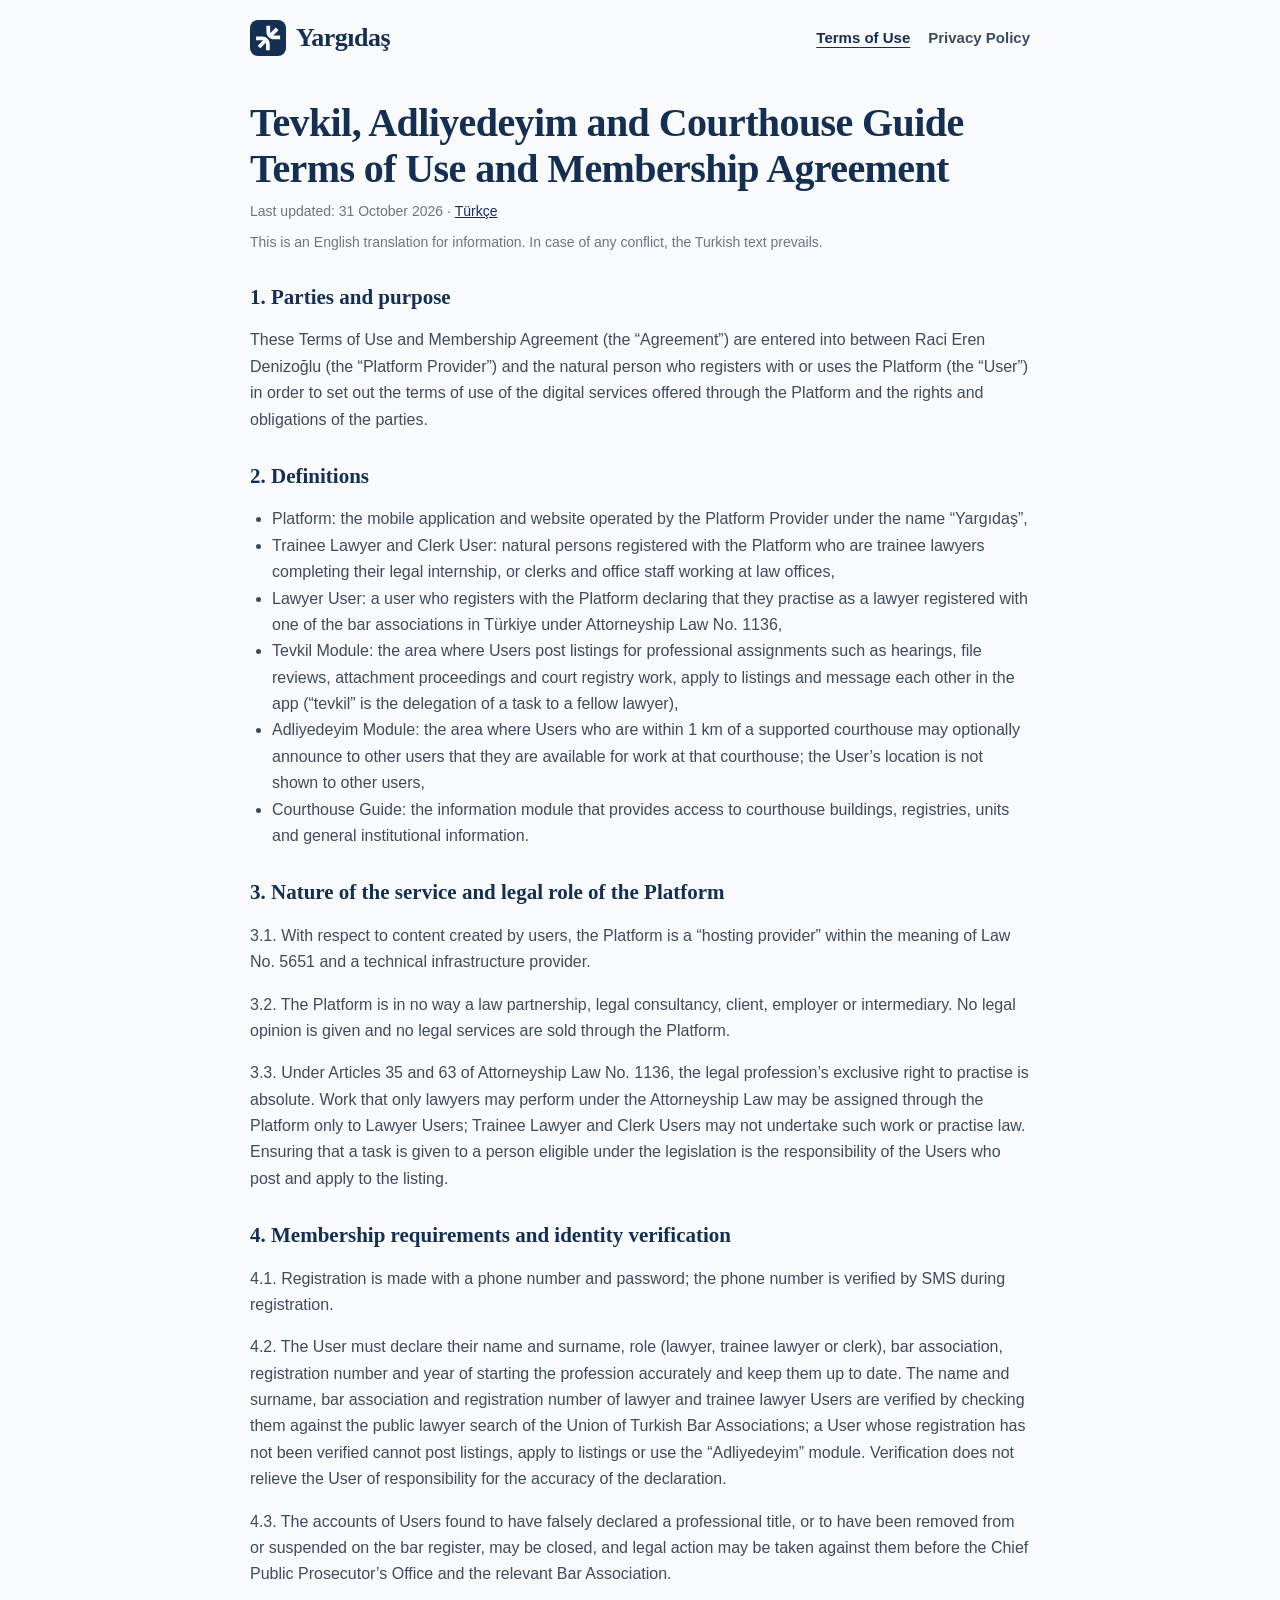
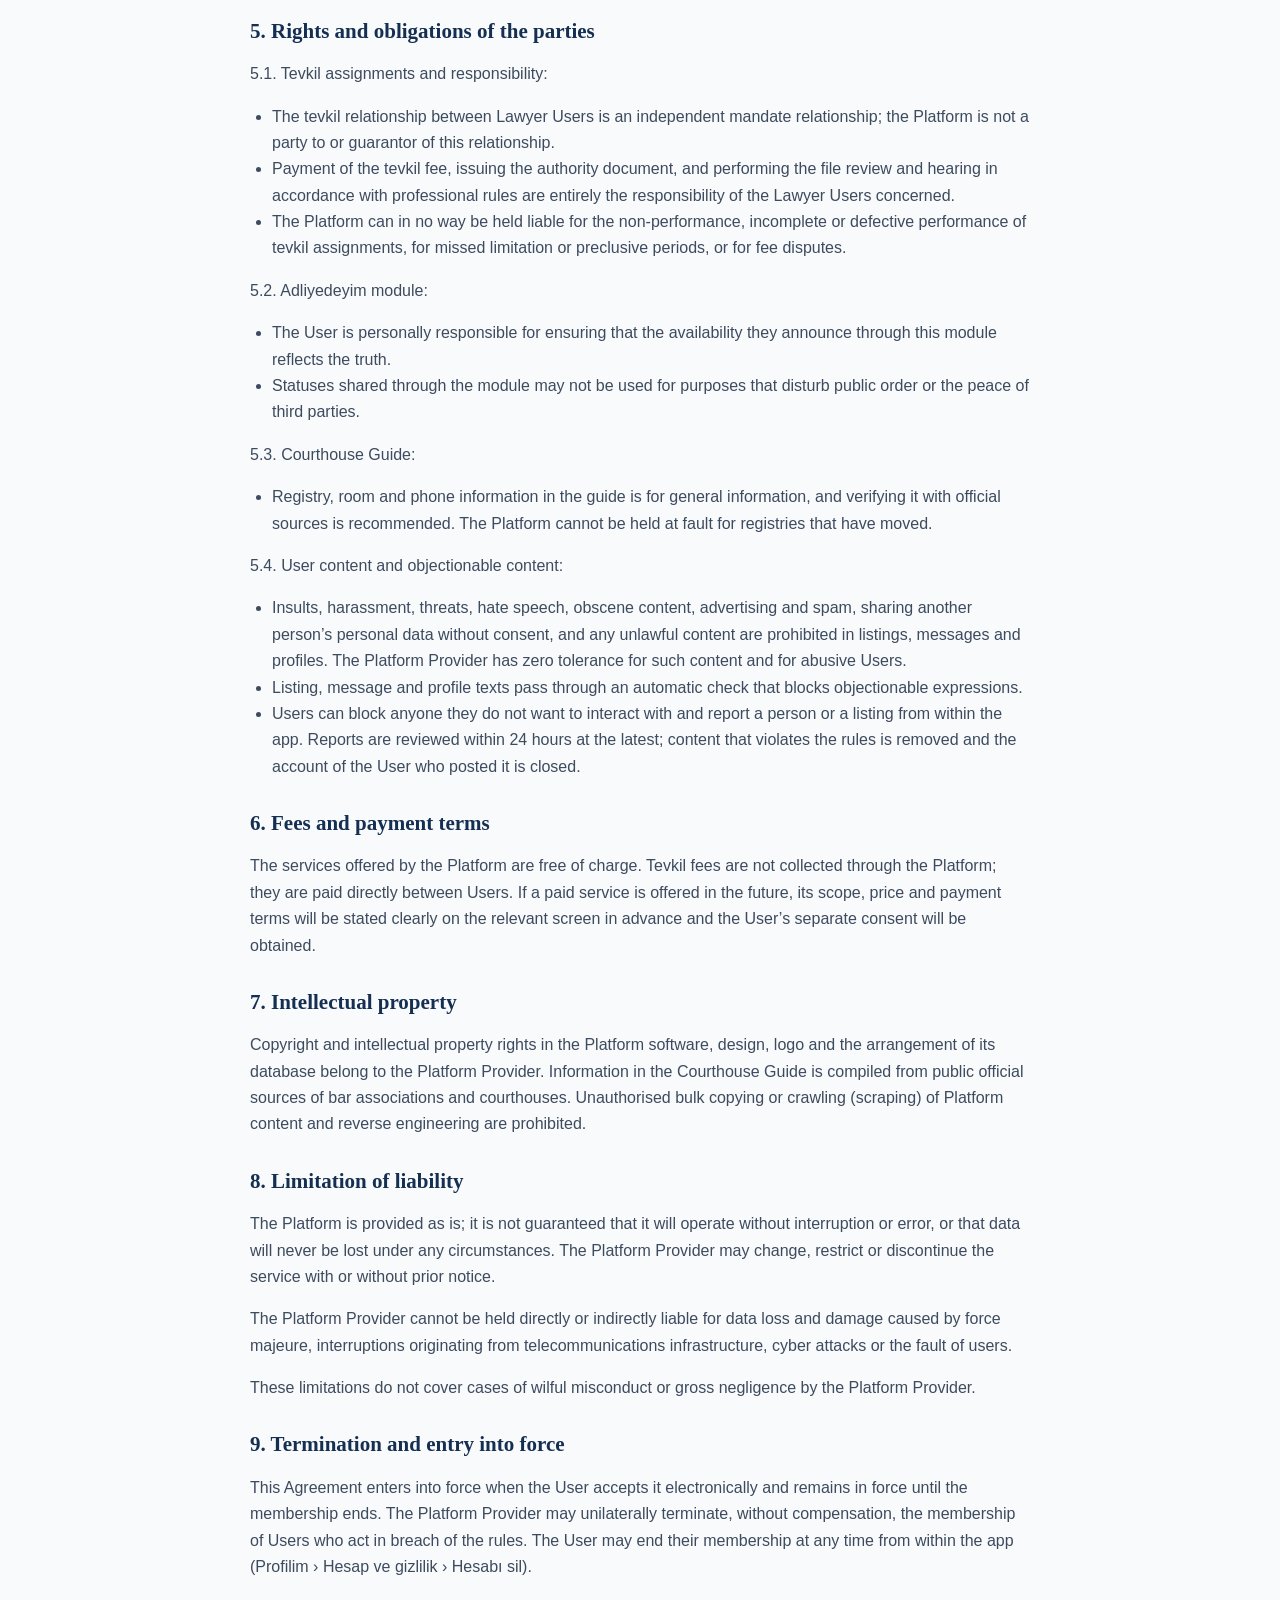
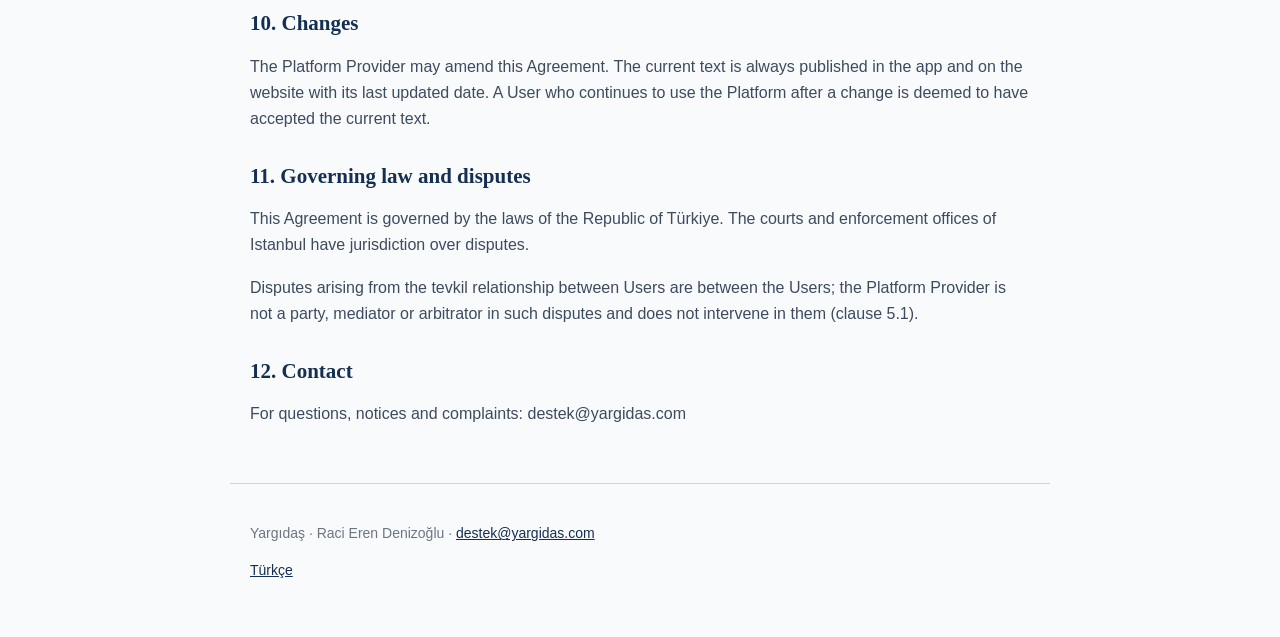
<file: terms/index.html>
<!doctype html>
<html lang="en">
<head>
<meta charset="utf-8">
<meta name="viewport" content="width=device-width, initial-scale=1">
<title>Terms of Use · Yargıdaş</title>
<meta name="description" content="Yargıdaş Terms of Use and Membership Agreement">
<link rel="icon" type="image/svg+xml" href="../favicon.svg">
<link rel="stylesheet" href="../site.css">
</head>
<body>
<header class="top">
  <a class="brand" href="../"><svg viewBox="0 0 1024 1024" aria-hidden="true"><rect width="1024" height="1024" rx="230" fill="#142F51"/><path fill="#F9FAFC" d="M347.592 471.648C465.914 471.648 561.832 567.567 561.832 685.889V861.481H455.269V685.889C455.269 673.288 453.104 661.193 449.127 649.954L292.6 806.482L217.248 731.13L368.196 580.181C361.527 578.889 354.639 578.211 347.592 578.211H172V471.648H347.592Z"/><path fill="#F9FAFC" d="M680.408 549.833C562.086 549.833 466.168 453.914 466.168 335.592V160H572.731V335.592C572.731 348.192 574.896 360.288 578.873 371.526L735.4 214.999L810.752 290.35L659.804 441.3C666.473 442.592 673.361 443.269 680.408 443.269H856V549.833H680.408Z"/></svg><span>Yargıdaş</span></a>
  <nav><a href="../terms/" aria-current="page">Terms of Use</a><a href="../privacy/">Privacy Policy</a></nav>
</header>
<main><article class="doc">
<h1>Tevkil, Adliyedeyim and Courthouse Guide Terms of Use and Membership Agreement</h1>
<p class="meta">Last updated: 31 October 2026 · <a href="../kullanim-kosullari/" lang="tr">Türkçe</a></p>
<p class="meta">This is an English translation for information. In case of any conflict, the Turkish text prevails.</p>
<section><h2>1. Parties and purpose</h2>
<p>These Terms of Use and Membership Agreement (the “Agreement”) are entered into between Raci Eren Denizoğlu (the “Platform Provider”) and the natural person who registers with or uses the Platform (the “User”) in order to set out the terms of use of the digital services offered through the Platform and the rights and obligations of the parties.</p></section>
<section><h2>2. Definitions</h2>
<ul><li>Platform: the mobile application and website operated by the Platform Provider under the name “Yargıdaş”,</li><li>Trainee Lawyer and Clerk User: natural persons registered with the Platform who are trainee lawyers completing their legal internship, or clerks and office staff working at law offices,</li><li>Lawyer User: a user who registers with the Platform declaring that they practise as a lawyer registered with one of the bar associations in Türkiye under Attorneyship Law No. 1136,</li><li>Tevkil Module: the area where Users post listings for professional assignments such as hearings, file reviews, attachment proceedings and court registry work, apply to listings and message each other in the app (“tevkil” is the delegation of a task to a fellow lawyer),</li><li>Adliyedeyim Module: the area where Users who are within 1 km of a supported courthouse may optionally announce to other users that they are available for work at that courthouse; the User’s location is not shown to other users,</li><li>Courthouse Guide: the information module that provides access to courthouse buildings, registries, units and general institutional information.</li></ul></section>
<section><h2>3. Nature of the service and legal role of the Platform</h2>
<p>3.1. With respect to content created by users, the Platform is a “hosting provider” within the meaning of Law No. 5651 and a technical infrastructure provider.</p>
<p>3.2. The Platform is in no way a law partnership, legal consultancy, client, employer or intermediary. No legal opinion is given and no legal services are sold through the Platform.</p>
<p>3.3. Under Articles 35 and 63 of Attorneyship Law No. 1136, the legal profession’s exclusive right to practise is absolute. Work that only lawyers may perform under the Attorneyship Law may be assigned through the Platform only to Lawyer Users; Trainee Lawyer and Clerk Users may not undertake such work or practise law. Ensuring that a task is given to a person eligible under the legislation is the responsibility of the Users who post and apply to the listing.</p></section>
<section><h2>4. Membership requirements and identity verification</h2>
<p>4.1. Registration is made with a phone number and password; the phone number is verified by SMS during registration.</p>
<p>4.2. The User must declare their name and surname, role (lawyer, trainee lawyer or clerk), bar association, registration number and year of starting the profession accurately and keep them up to date. The name and surname, bar association and registration number of lawyer and trainee lawyer Users are verified by checking them against the public lawyer search of the Union of Turkish Bar Associations; a User whose registration has not been verified cannot post listings, apply to listings or use the “Adliyedeyim” module. Verification does not relieve the User of responsibility for the accuracy of the declaration.</p>
<p>4.3. The accounts of Users found to have falsely declared a professional title, or to have been removed from or suspended on the bar register, may be closed, and legal action may be taken against them before the Chief Public Prosecutor’s Office and the relevant Bar Association.</p></section>
<section><h2>5. Rights and obligations of the parties</h2>
<p>5.1. Tevkil assignments and responsibility:</p>
<ul><li>The tevkil relationship between Lawyer Users is an independent mandate relationship; the Platform is not a party to or guarantor of this relationship.</li><li>Payment of the tevkil fee, issuing the authority document, and performing the file review and hearing in accordance with professional rules are entirely the responsibility of the Lawyer Users concerned.</li><li>The Platform can in no way be held liable for the non-performance, incomplete or defective performance of tevkil assignments, for missed limitation or preclusive periods, or for fee disputes.</li></ul>
<p>5.2. Adliyedeyim module:</p>
<ul><li>The User is personally responsible for ensuring that the availability they announce through this module reflects the truth.</li><li>Statuses shared through the module may not be used for purposes that disturb public order or the peace of third parties.</li></ul>
<p>5.3. Courthouse Guide:</p>
<ul><li>Registry, room and phone information in the guide is for general information, and verifying it with official sources is recommended. The Platform cannot be held at fault for registries that have moved.</li></ul>
<p>5.4. User content and objectionable content:</p>
<ul><li>Insults, harassment, threats, hate speech, obscene content, advertising and spam, sharing another person’s personal data without consent, and any unlawful content are prohibited in listings, messages and profiles. The Platform Provider has zero tolerance for such content and for abusive Users.</li><li>Listing, message and profile texts pass through an automatic check that blocks objectionable expressions.</li><li>Users can block anyone they do not want to interact with and report a person or a listing from within the app. Reports are reviewed within 24 hours at the latest; content that violates the rules is removed and the account of the User who posted it is closed.</li></ul></section>
<section><h2>6. Fees and payment terms</h2>
<p>The services offered by the Platform are free of charge. Tevkil fees are not collected through the Platform; they are paid directly between Users. If a paid service is offered in the future, its scope, price and payment terms will be stated clearly on the relevant screen in advance and the User’s separate consent will be obtained.</p></section>
<section><h2>7. Intellectual property</h2>
<p>Copyright and intellectual property rights in the Platform software, design, logo and the arrangement of its database belong to the Platform Provider. Information in the Courthouse Guide is compiled from public official sources of bar associations and courthouses. Unauthorised bulk copying or crawling (scraping) of Platform content and reverse engineering are prohibited.</p></section>
<section><h2>8. Limitation of liability</h2>
<p>The Platform is provided as is; it is not guaranteed that it will operate without interruption or error, or that data will never be lost under any circumstances. The Platform Provider may change, restrict or discontinue the service with or without prior notice.</p>
<p>The Platform Provider cannot be held directly or indirectly liable for data loss and damage caused by force majeure, interruptions originating from telecommunications infrastructure, cyber attacks or the fault of users.</p>
<p>These limitations do not cover cases of wilful misconduct or gross negligence by the Platform Provider.</p></section>
<section><h2>9. Termination and entry into force</h2>
<p>This Agreement enters into force when the User accepts it electronically and remains in force until the membership ends. The Platform Provider may unilaterally terminate, without compensation, the membership of Users who act in breach of the rules. The User may end their membership at any time from within the app (Profilim › Hesap ve gizlilik › Hesabı sil).</p></section>
<section><h2>10. Changes</h2>
<p>The Platform Provider may amend this Agreement. The current text is always published in the app and on the website with its last updated date. A User who continues to use the Platform after a change is deemed to have accepted the current text.</p></section>
<section><h2>11. Governing law and disputes</h2>
<p>This Agreement is governed by the laws of the Republic of Türkiye. The courts and enforcement offices of Istanbul have jurisdiction over disputes.</p>
<p>Disputes arising from the tevkil relationship between Users are between the Users; the Platform Provider is not a party, mediator or arbitrator in such disputes and does not intervene in them (clause 5.1).</p></section>
<section><h2>12. Contact</h2>
<p>For questions, notices and complaints: destek@yargidas.com</p></section>
</article></main>
<footer class="foot">
  <p>Yargıdaş · Raci Eren Denizoğlu · <a href="mailto:destek@yargidas.com">destek@yargidas.com</a></p>
  <p><a href="../">Türkçe</a></p>
</footer>
</body>
</html>
</file>
<file: site.css>
/* Yargıdaş internet sitesi: uygulamanın renkleri ve dili, sade, telefonda okunur. */
:root {
  --bg: #f9fafc; --surface: #fff; --text: #142f51; --text-2: #3d4b5e; --muted: #6b7684;
  --border: #c6d4e8; --accent: #142f51; --mark: #fff3bf;
  color-scheme: light dark;
}
@media (prefers-color-scheme: dark) {
  :root { --bg: #131417; --surface: #1d2026; --text: #f1f3f7; --text-2: #c7ccd4; --muted: #959ba5; --border: #38414f; --accent: #4e82cc; --mark: #4a3e28; }
}
* { box-sizing: border-box; }
html { -webkit-text-size-adjust: 100%; }
body { margin: 0; background: var(--bg); color: var(--text); font: 16px/1.65 -apple-system, BlinkMacSystemFont, "Segoe UI", Roboto, sans-serif; }
a { color: var(--accent); }
.top { display: flex; flex-wrap: wrap; gap: 12px 24px; align-items: center; justify-content: space-between; max-width: 820px; margin: 0 auto; padding: 20px; }
.brand { display: flex; align-items: center; gap: 10px; color: var(--text); text-decoration: none; font: 600 26px/1 Georgia, "Times New Roman", serif; letter-spacing: -0.02em; }
.brand svg { width: 36px; height: 36px; }
.top nav { display: flex; flex-wrap: wrap; gap: 6px 18px; font-size: 15px; font-weight: 600; }
.top nav a { color: var(--text-2); text-decoration: none; }
.top nav a[aria-current="page"] { color: var(--text); text-decoration: underline; text-underline-offset: 4px; }
main { max-width: 820px; margin: 0 auto; padding: 8px 20px 40px; }
.hero { padding: 40px 0 24px; }
.hero h1, .doc h1 { font: 600 clamp(28px, 6vw, 40px)/1.15 Georgia, "Times New Roman", serif; letter-spacing: -0.015em; margin: 0 0 14px; }
.lead { font-size: 18px; color: var(--text-2); max-width: 640px; }
.store { display: inline-block; margin-top: 8px; padding: 12px 18px; border-radius: 12px; background: var(--accent); color: #fff; font-weight: 600; text-decoration: none; }
.soon { display: inline-block; margin-top: 8px; padding: 8px 14px; border-radius: 12px; background: var(--accent); color: #fff; font-weight: 600; }
.cards { display: grid; grid-template-columns: repeat(auto-fit, minmax(230px, 1fr)); gap: 14px; margin-top: 12px; }
.card { padding: 18px 20px; border-radius: 18px; background: var(--surface); border: 1px solid var(--border); }
.card h2 { margin: 0 0 6px; font-size: 17px; }
.card p { margin: 0; color: var(--text-2); font-size: 15px; }
.doc { padding-top: 16px; }
.hero .meta { color: var(--muted); font-size: 14px; margin-top: 10px; }
.doc .meta { color: var(--muted); font-size: 14px; margin-top: -6px; }
.doc h2 { font: 600 21px/1.3 Georgia, "Times New Roman", serif; margin: 30px 0 8px; }
.doc h3 { font-size: 16px; margin: 22px 0 4px; }
.doc p, .doc li { color: var(--text-2); }
.doc ul { padding-left: 22px; }
mark { background: var(--mark); color: inherit; padding: 0 3px; border-radius: 4px; }
.foot { max-width: 820px; margin: 0 auto; padding: 24px 20px 40px; border-top: 1px solid var(--border); color: var(--muted); font-size: 14px; }
</file>
